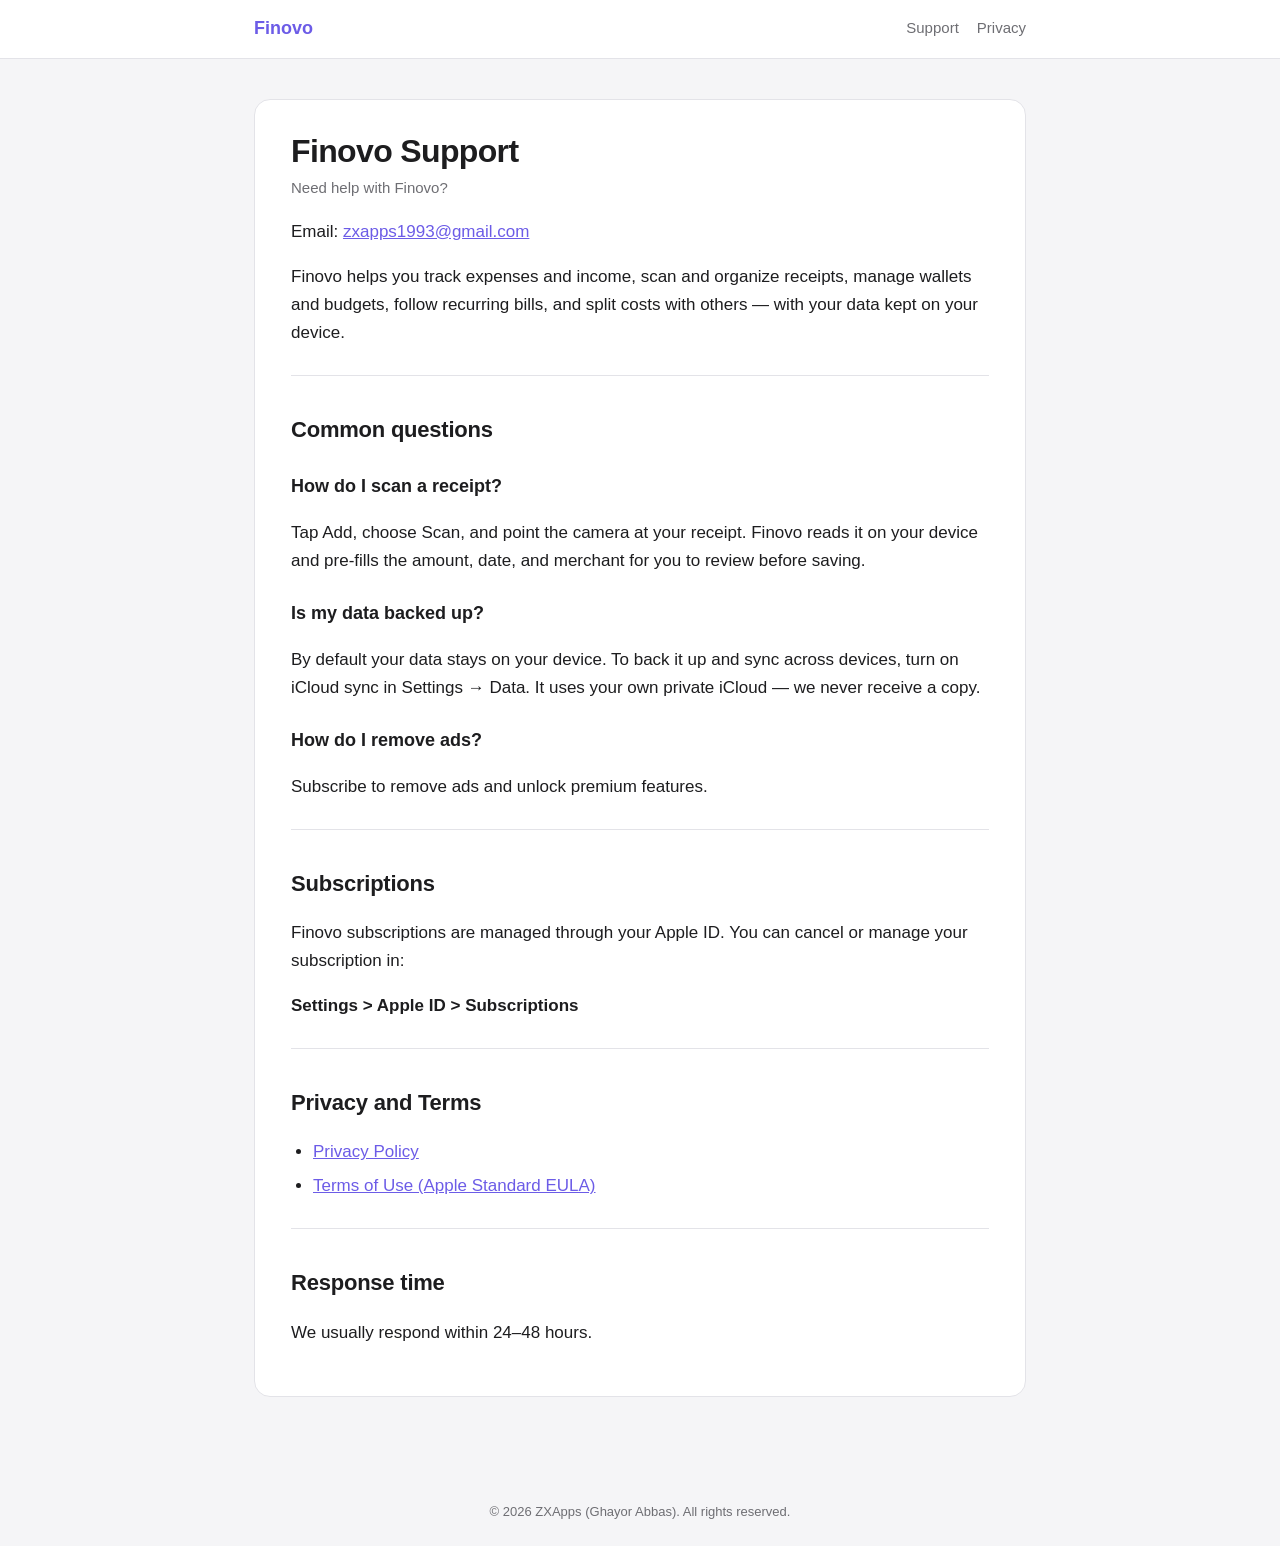
<file: docs/index.html>
<!DOCTYPE html>
<html lang="en">
<head>
    <meta charset="utf-8">
    <meta name="viewport" content="width=device-width, initial-scale=1">
    <title>Finovo — Support</title>
    <meta name="description" content="Support and help for the Finovo personal-finance app.">
    <link rel="stylesheet" href="style.css">
</head>
<body>
    <nav class="site-nav">
        <div class="inner">
            <a class="brand" href="index.html">Finovo</a>
            <a class="navlink" href="index.html">Support</a>
            <a class="navlink" href="privacy.html">Privacy</a>
        </div>
    </nav>

    <main>
        <div class="card">
            <h1>Finovo Support</h1>
            <p class="subtitle">Need help with Finovo?</p>

            <p>Email: <a href="mailto:zxapps1993@gmail.com">zxapps1993@gmail.com</a></p>

            <p>Finovo helps you track expenses and income, scan and organize receipts, manage wallets and budgets, follow recurring bills, and split costs with others — with your data kept on your device.</p>

            <hr>

            <h2>Common questions</h2>

            <h3>How do I scan a receipt?</h3>
            <p>Tap Add, choose Scan, and point the camera at your receipt. Finovo reads it on your device and pre-fills the amount, date, and merchant for you to review before saving.</p>

            <h3>Is my data backed up?</h3>
            <p>By default your data stays on your device. To back it up and sync across devices, turn on iCloud sync in Settings &rarr; Data. It uses your own private iCloud — we never receive a copy.</p>

            <h3>How do I remove ads?</h3>
            <p>Subscribe to remove ads and unlock premium features.</p>

            <hr>

            <h2>Subscriptions</h2>
            <p>Finovo subscriptions are managed through your Apple ID. You can cancel or manage your subscription in:</p>
            <p><strong>Settings &gt; Apple ID &gt; Subscriptions</strong></p>

            <hr>

            <h2>Privacy and Terms</h2>
            <ul>
                <li><a href="privacy.html">Privacy Policy</a></li>
                <li><a href="https://www.apple.com/legal/internet-services/itunes/dev/stdeula/">Terms of Use (Apple Standard EULA)</a></li>
            </ul>

            <hr>

            <h2>Response time</h2>
            <p>We usually respond within 24–48 hours.</p>
        </div>
    </main>

    <footer>
        © 2026 ZXApps (Ghayor Abbas). All rights reserved.
    </footer>
</body>
</html>
</file>
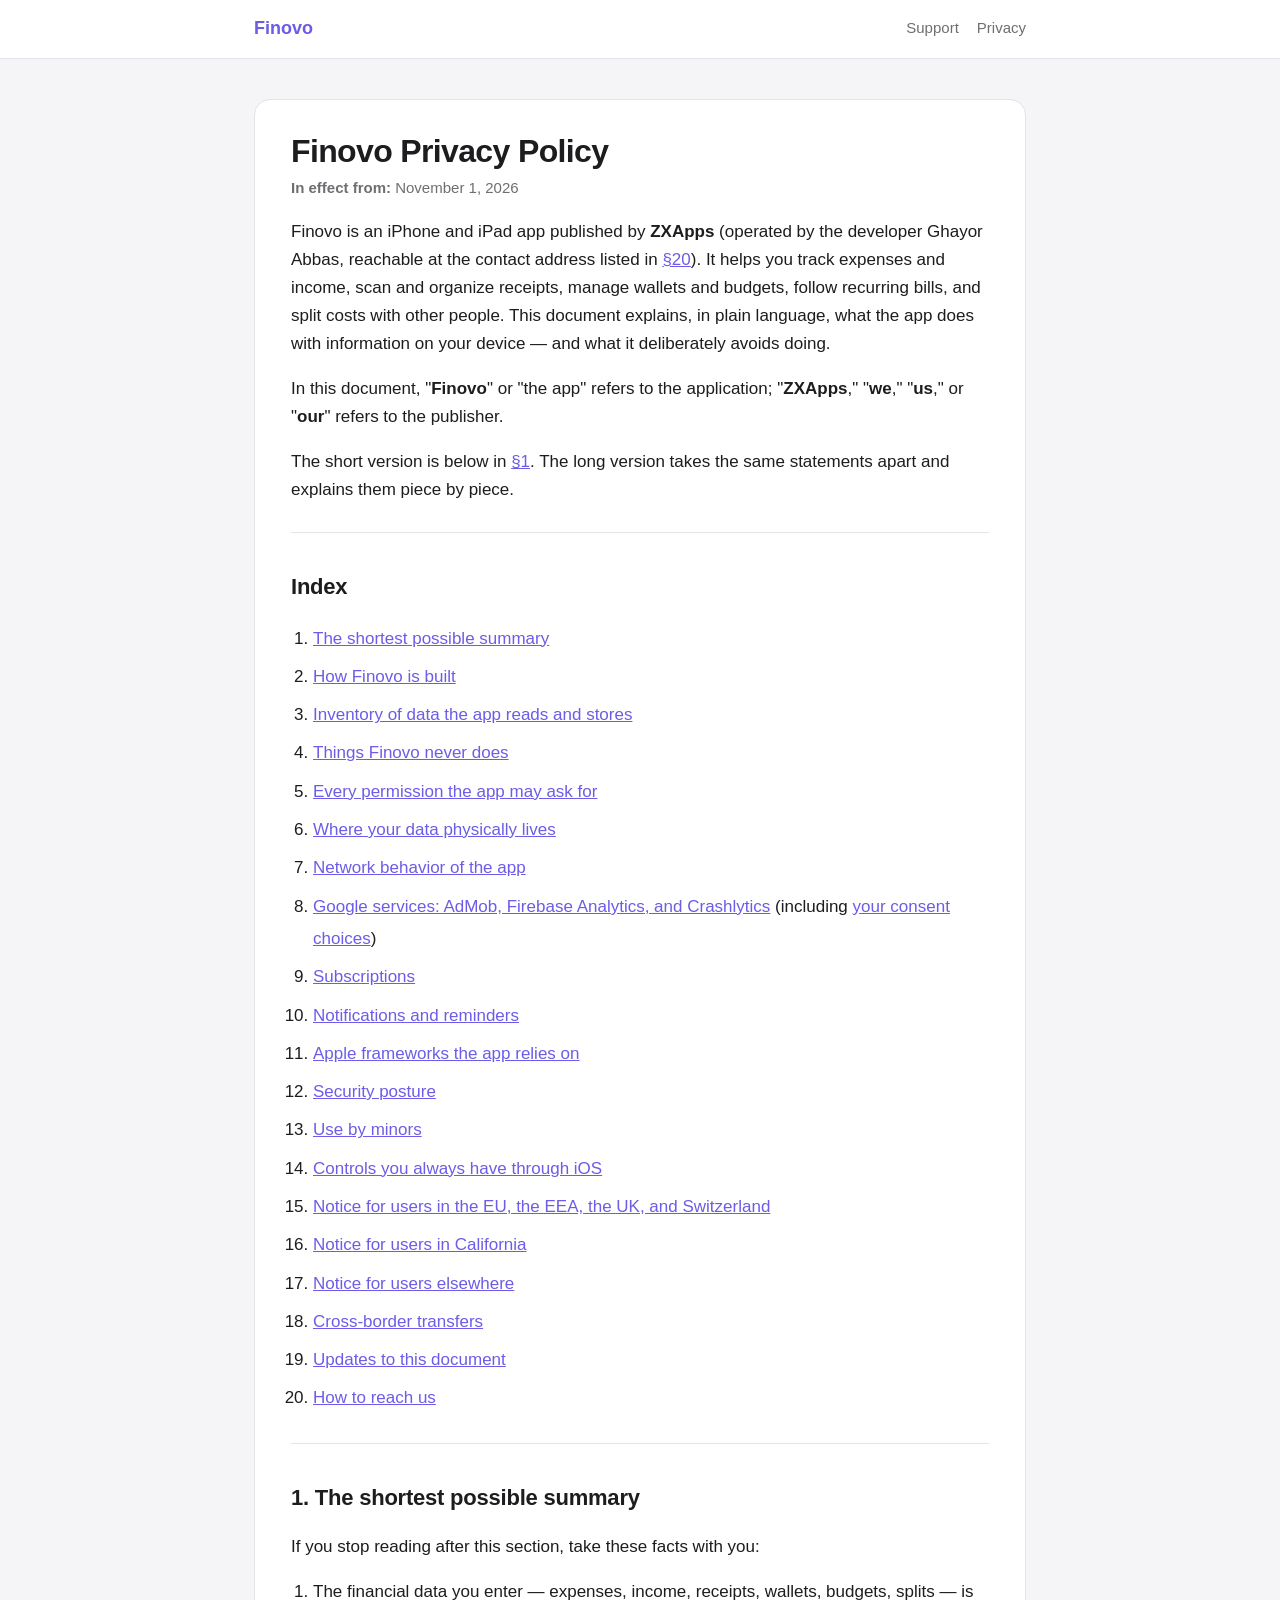
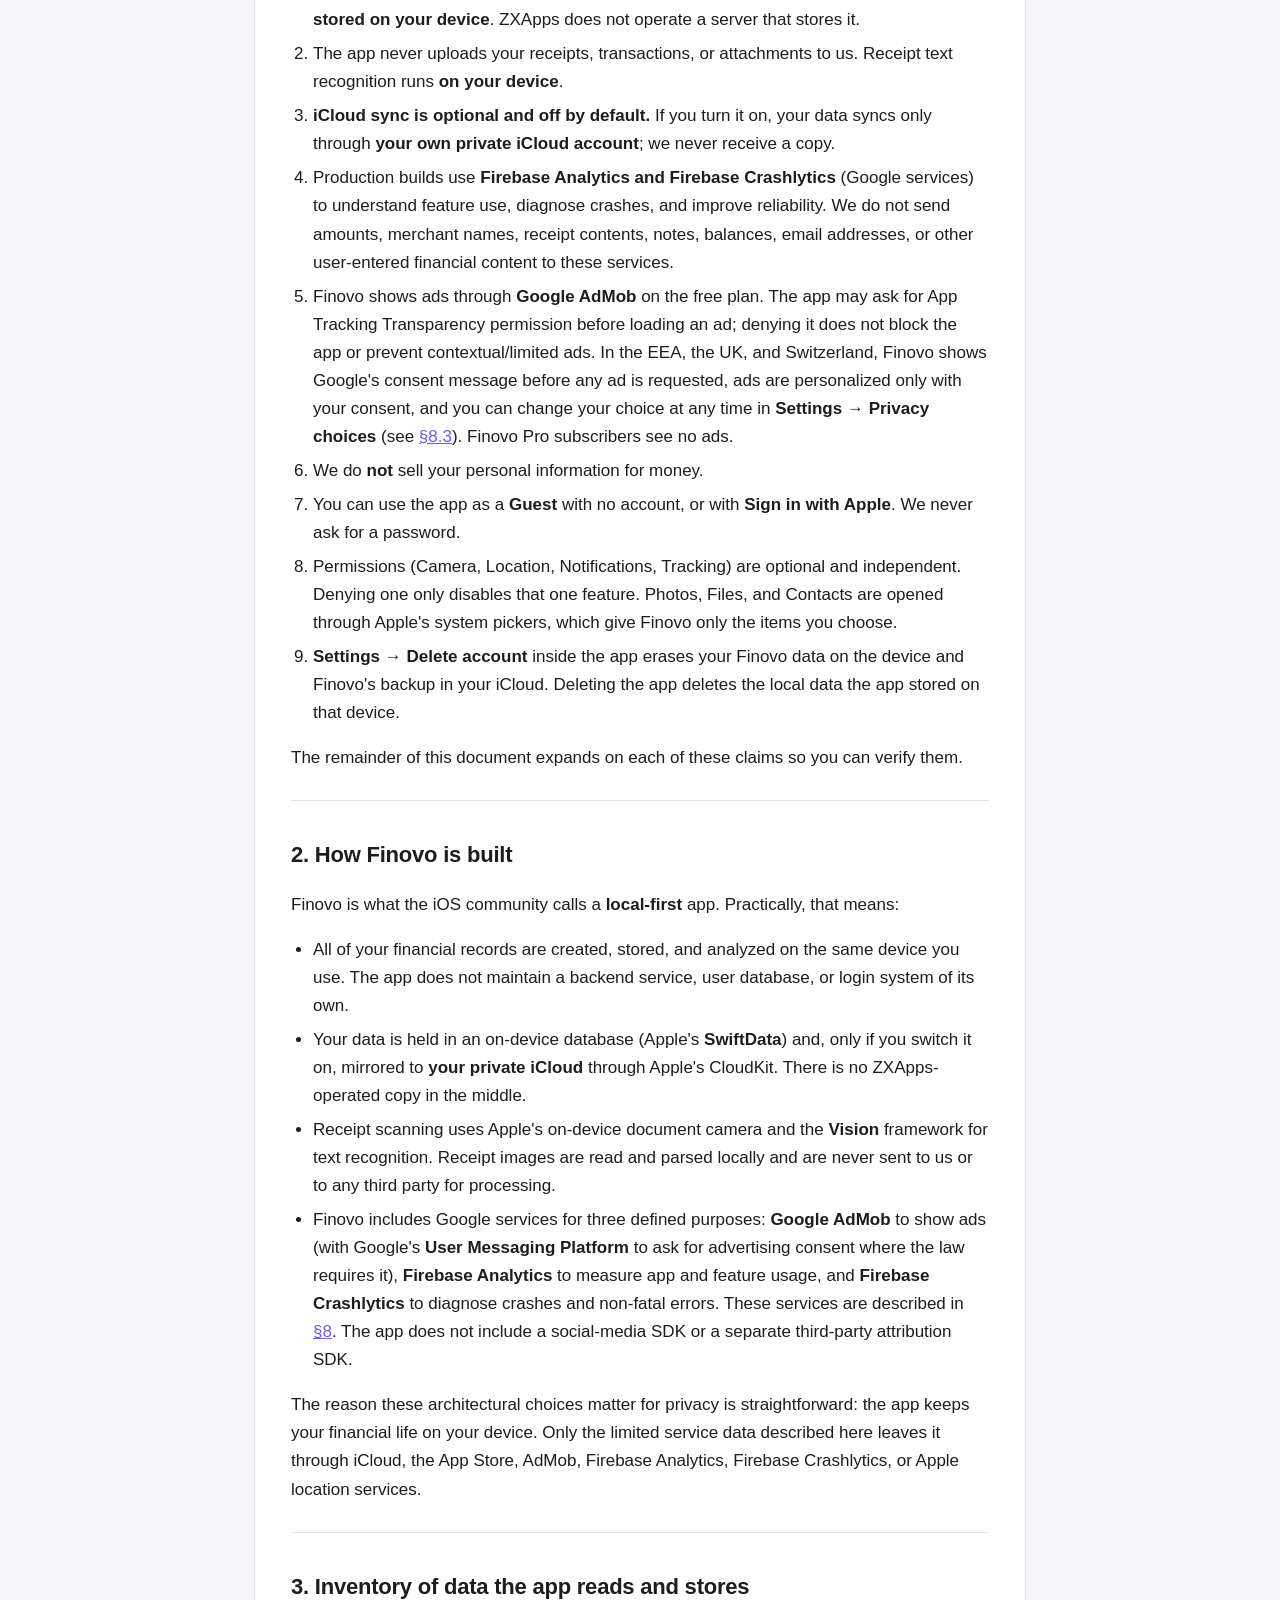
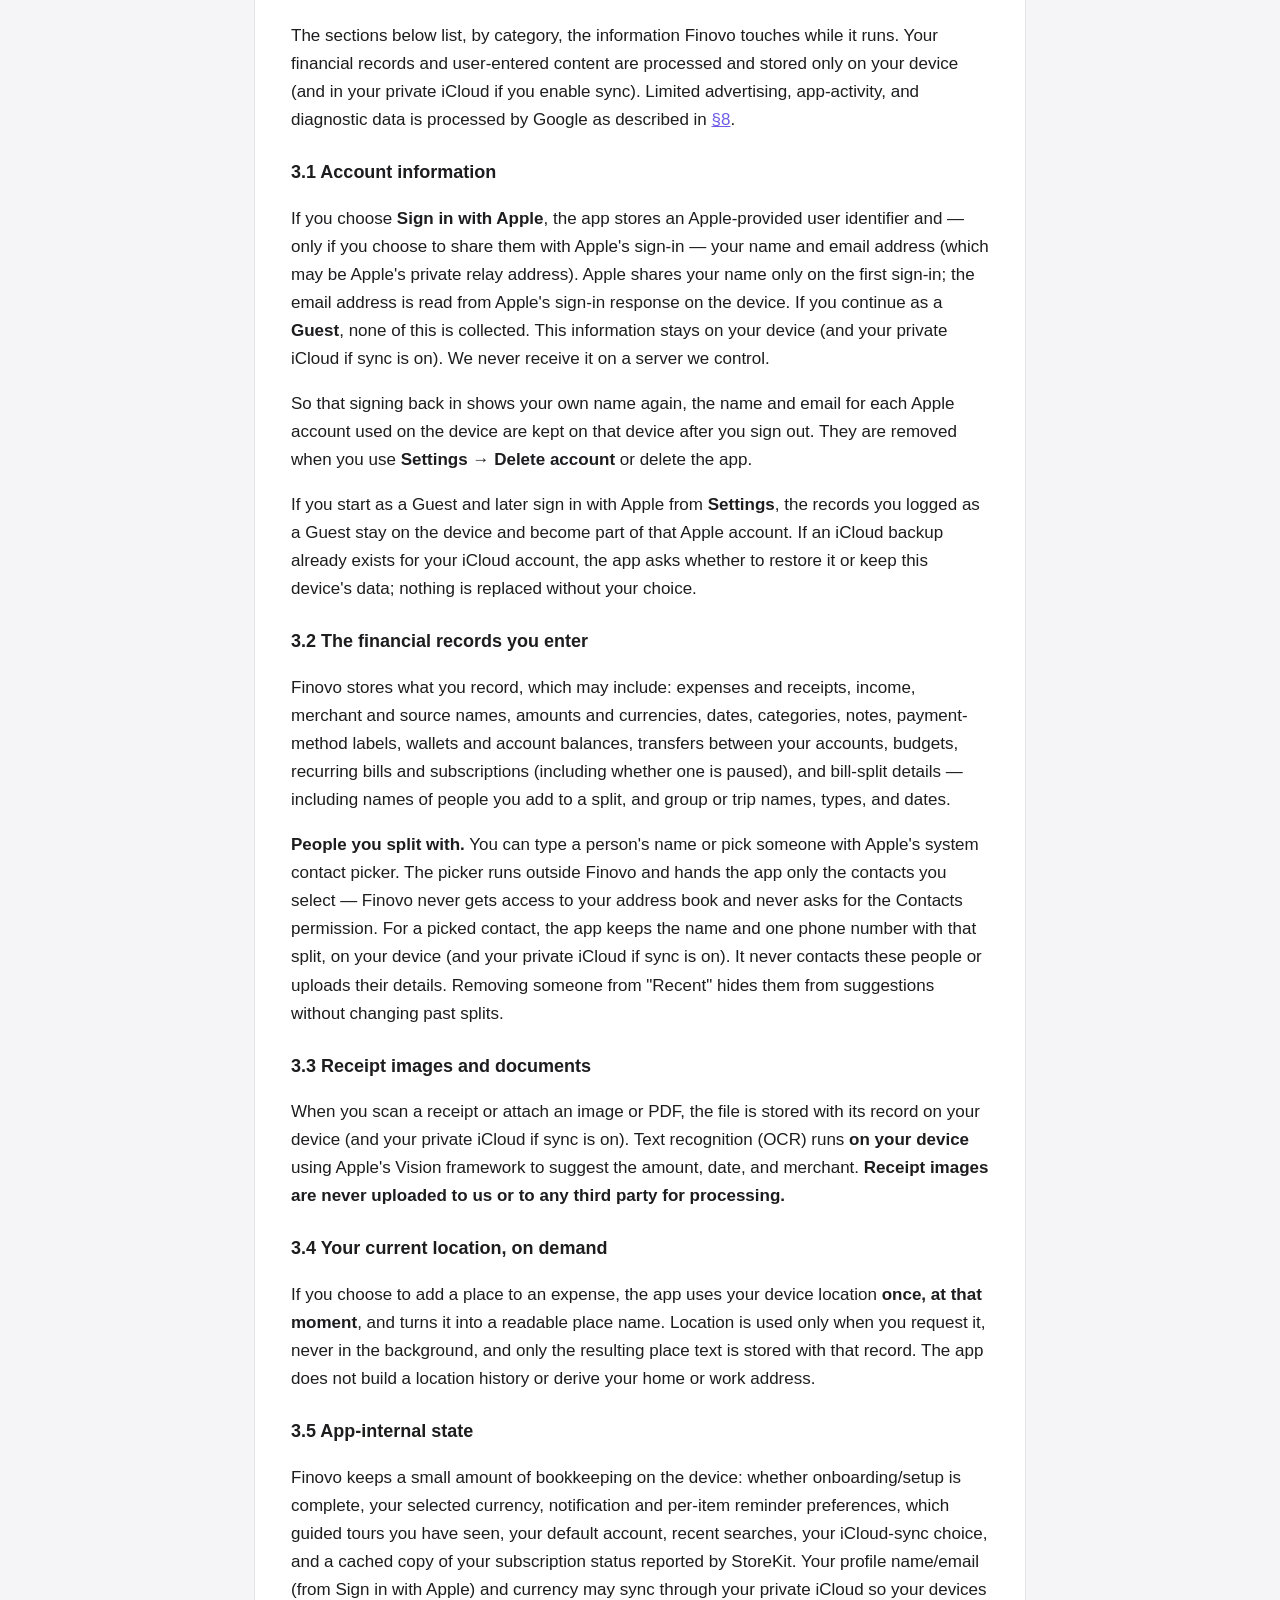
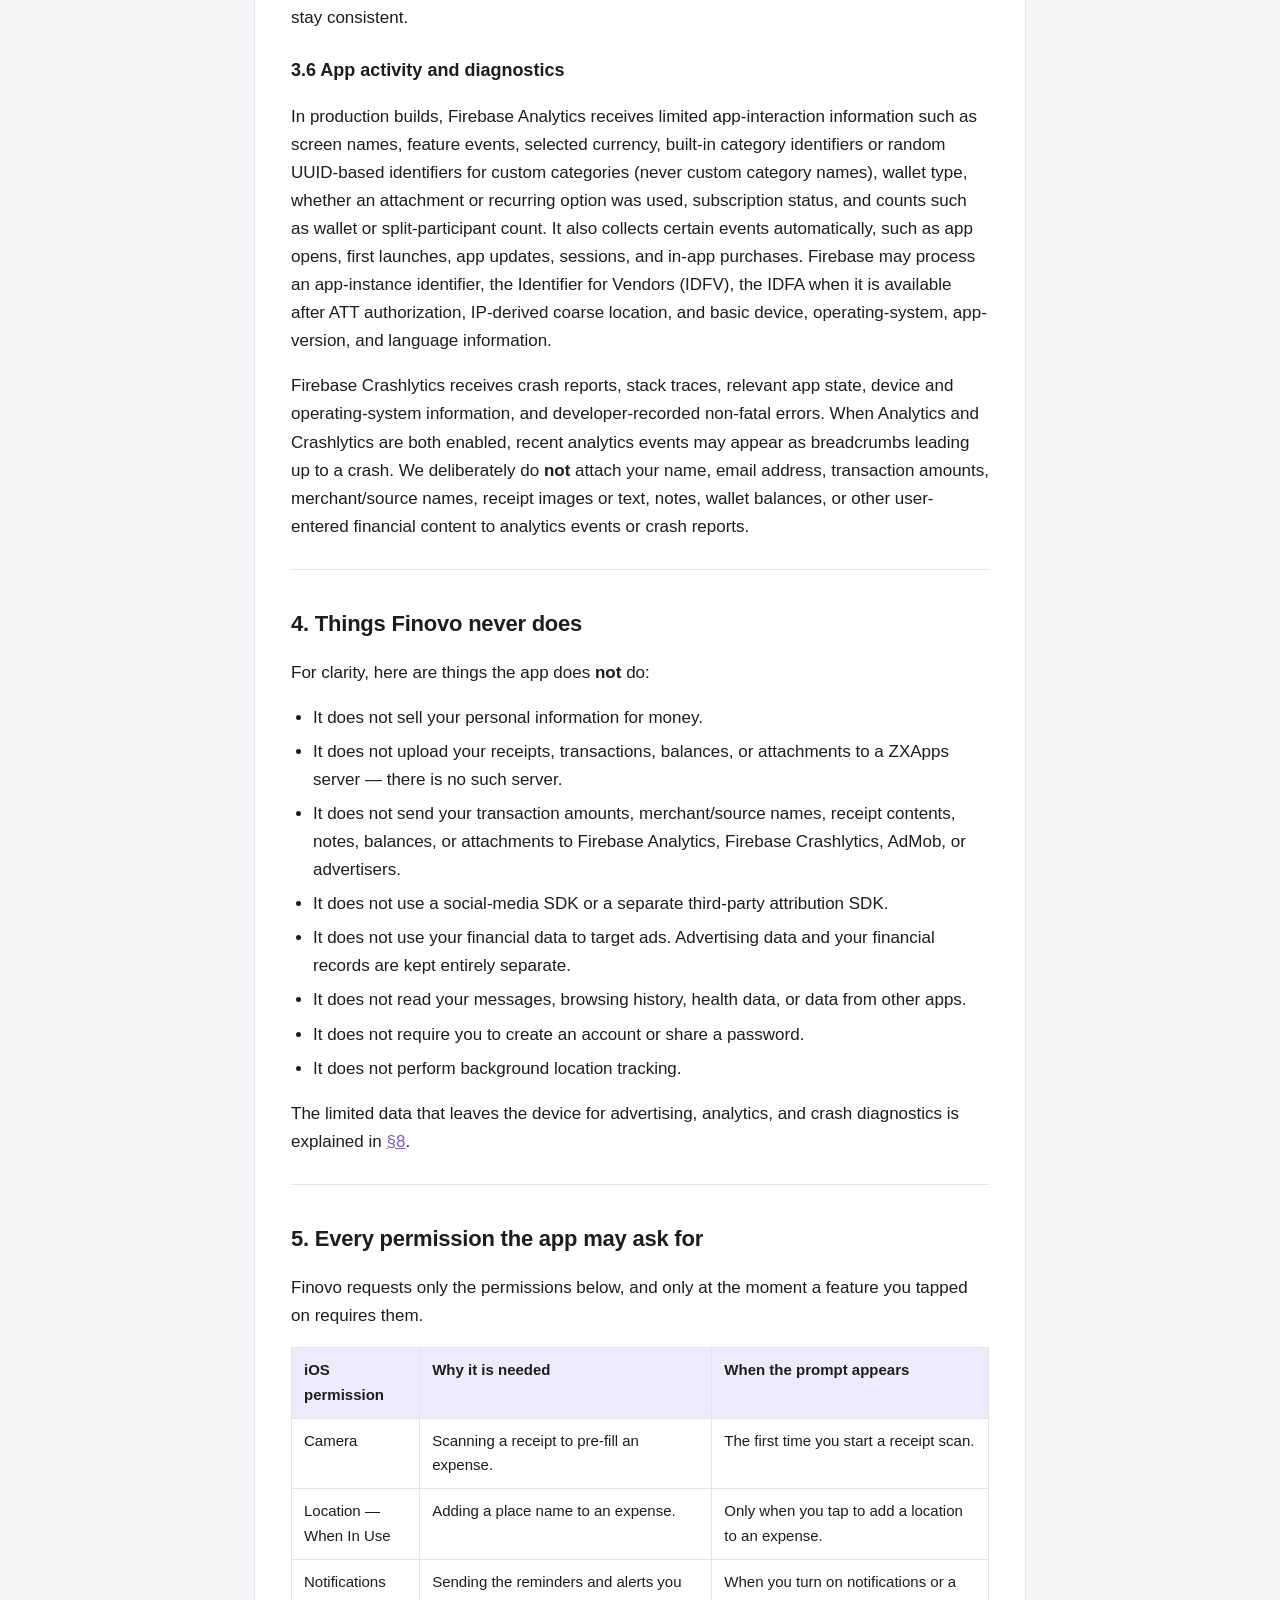
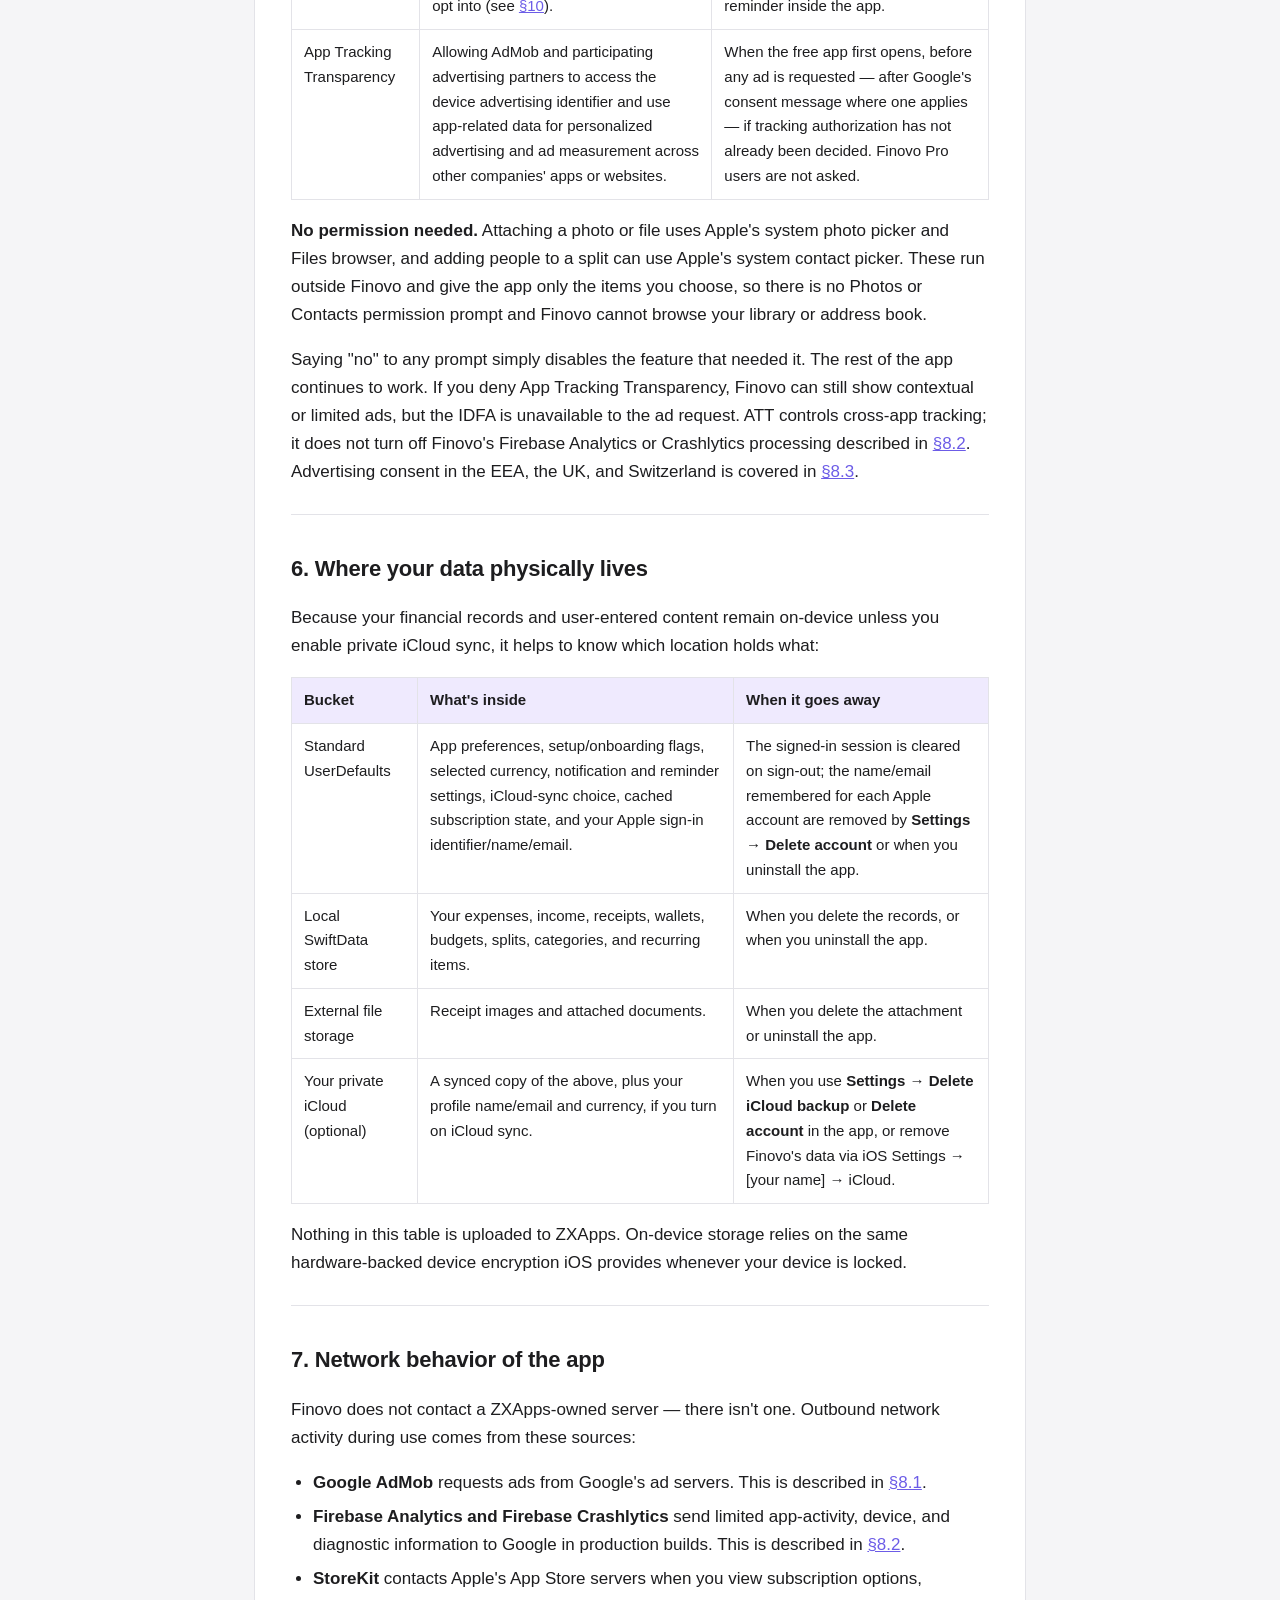
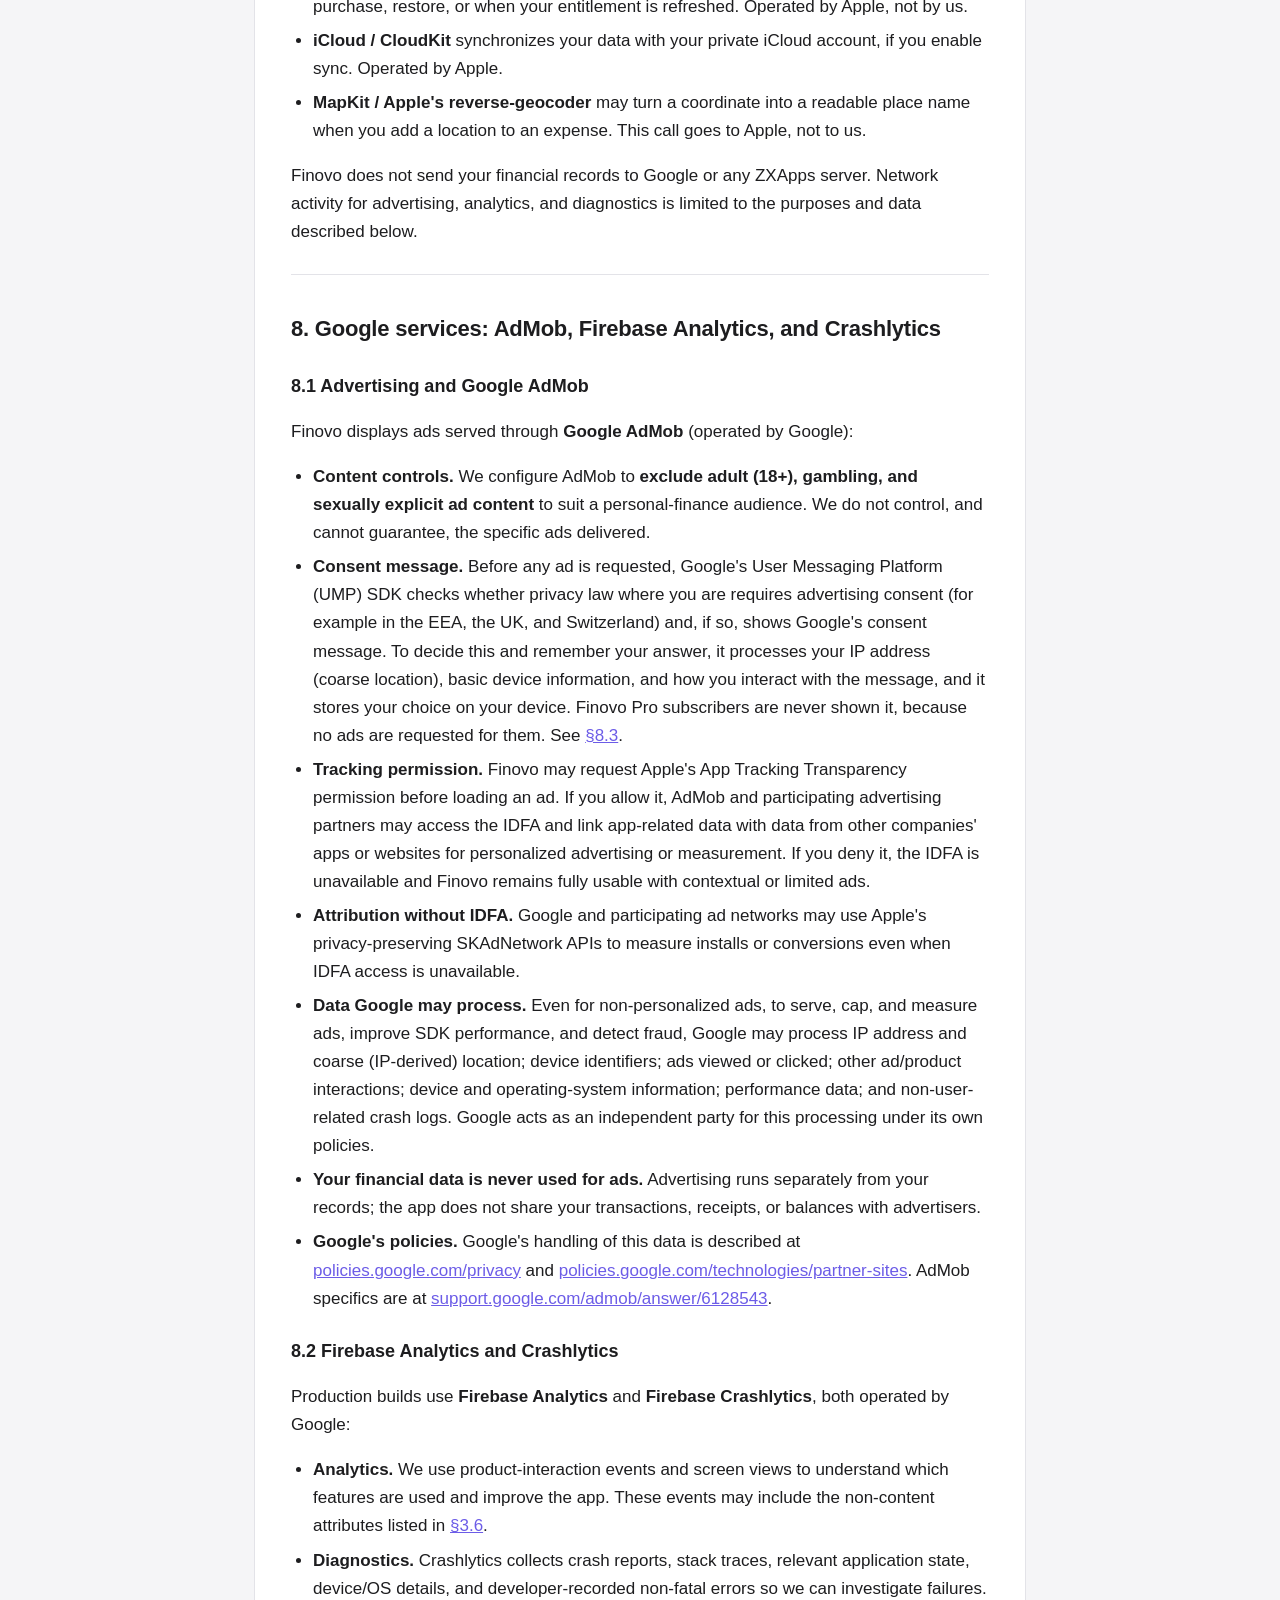
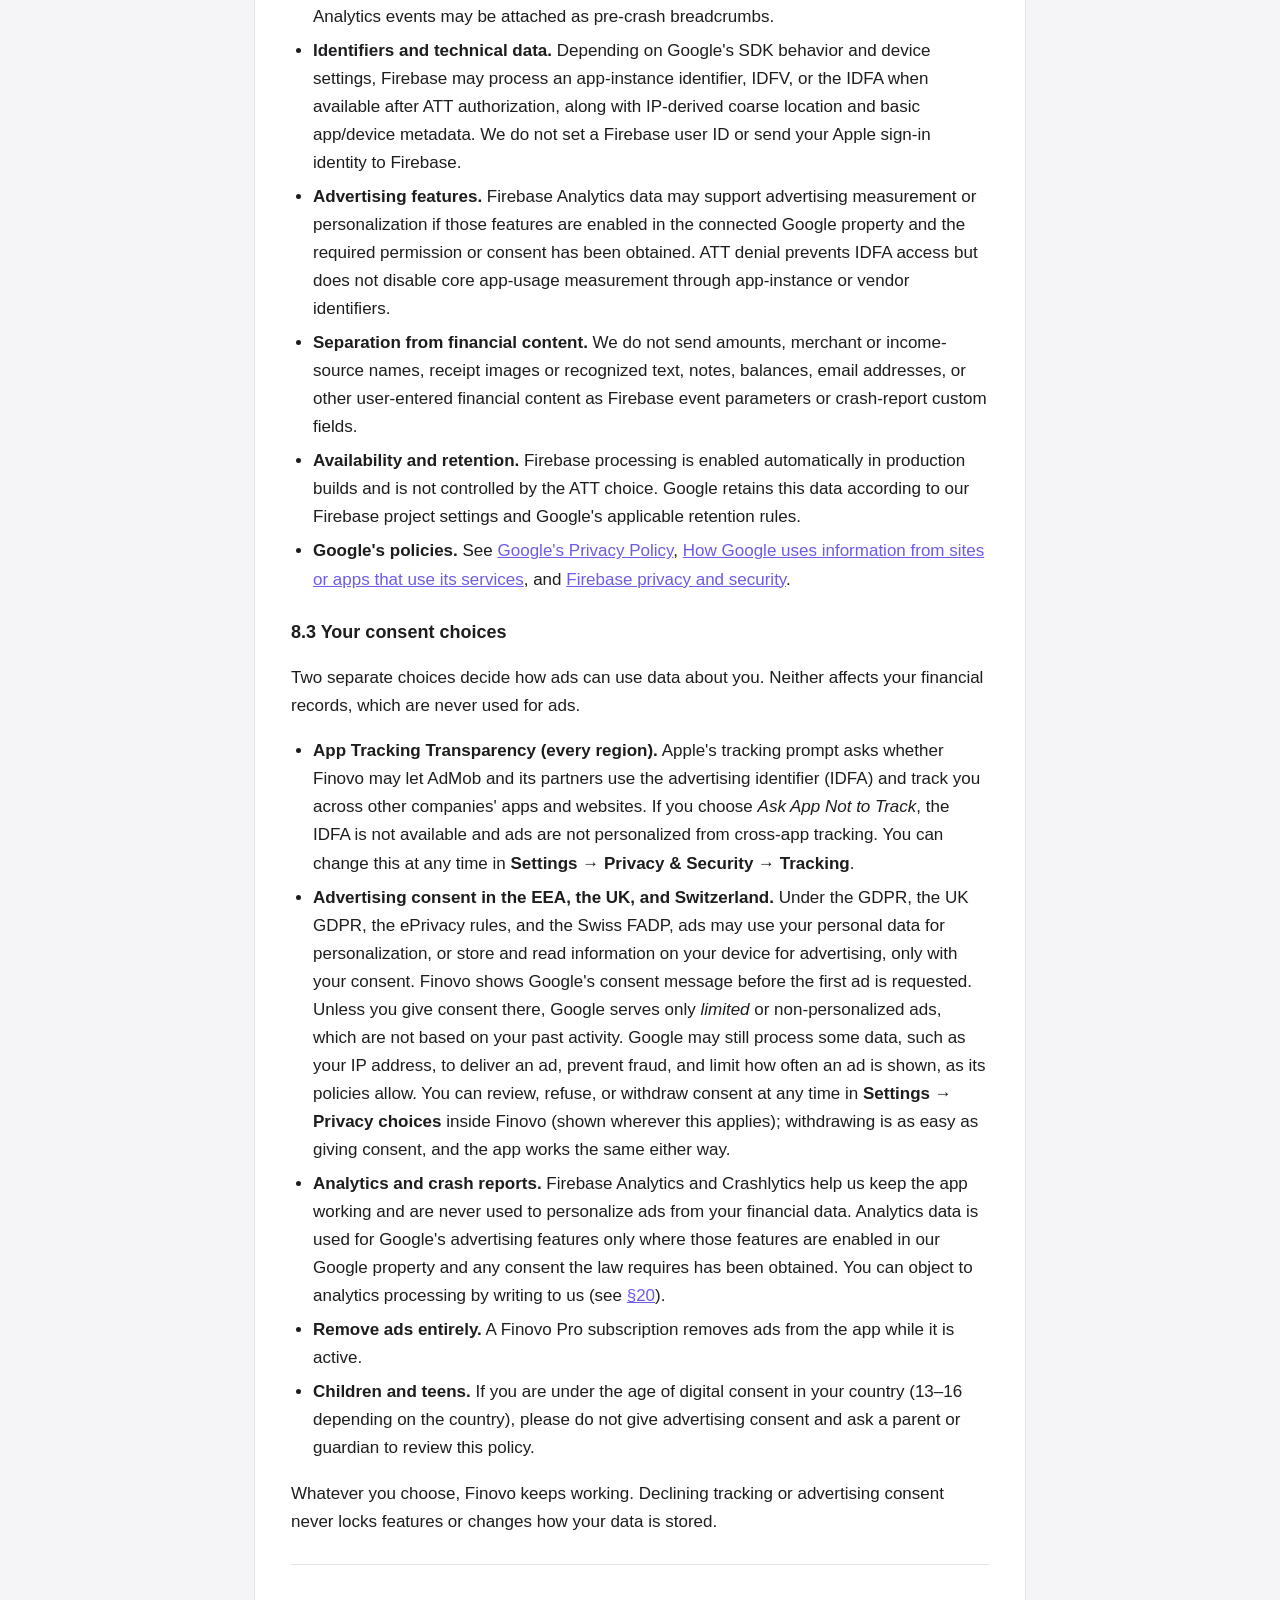
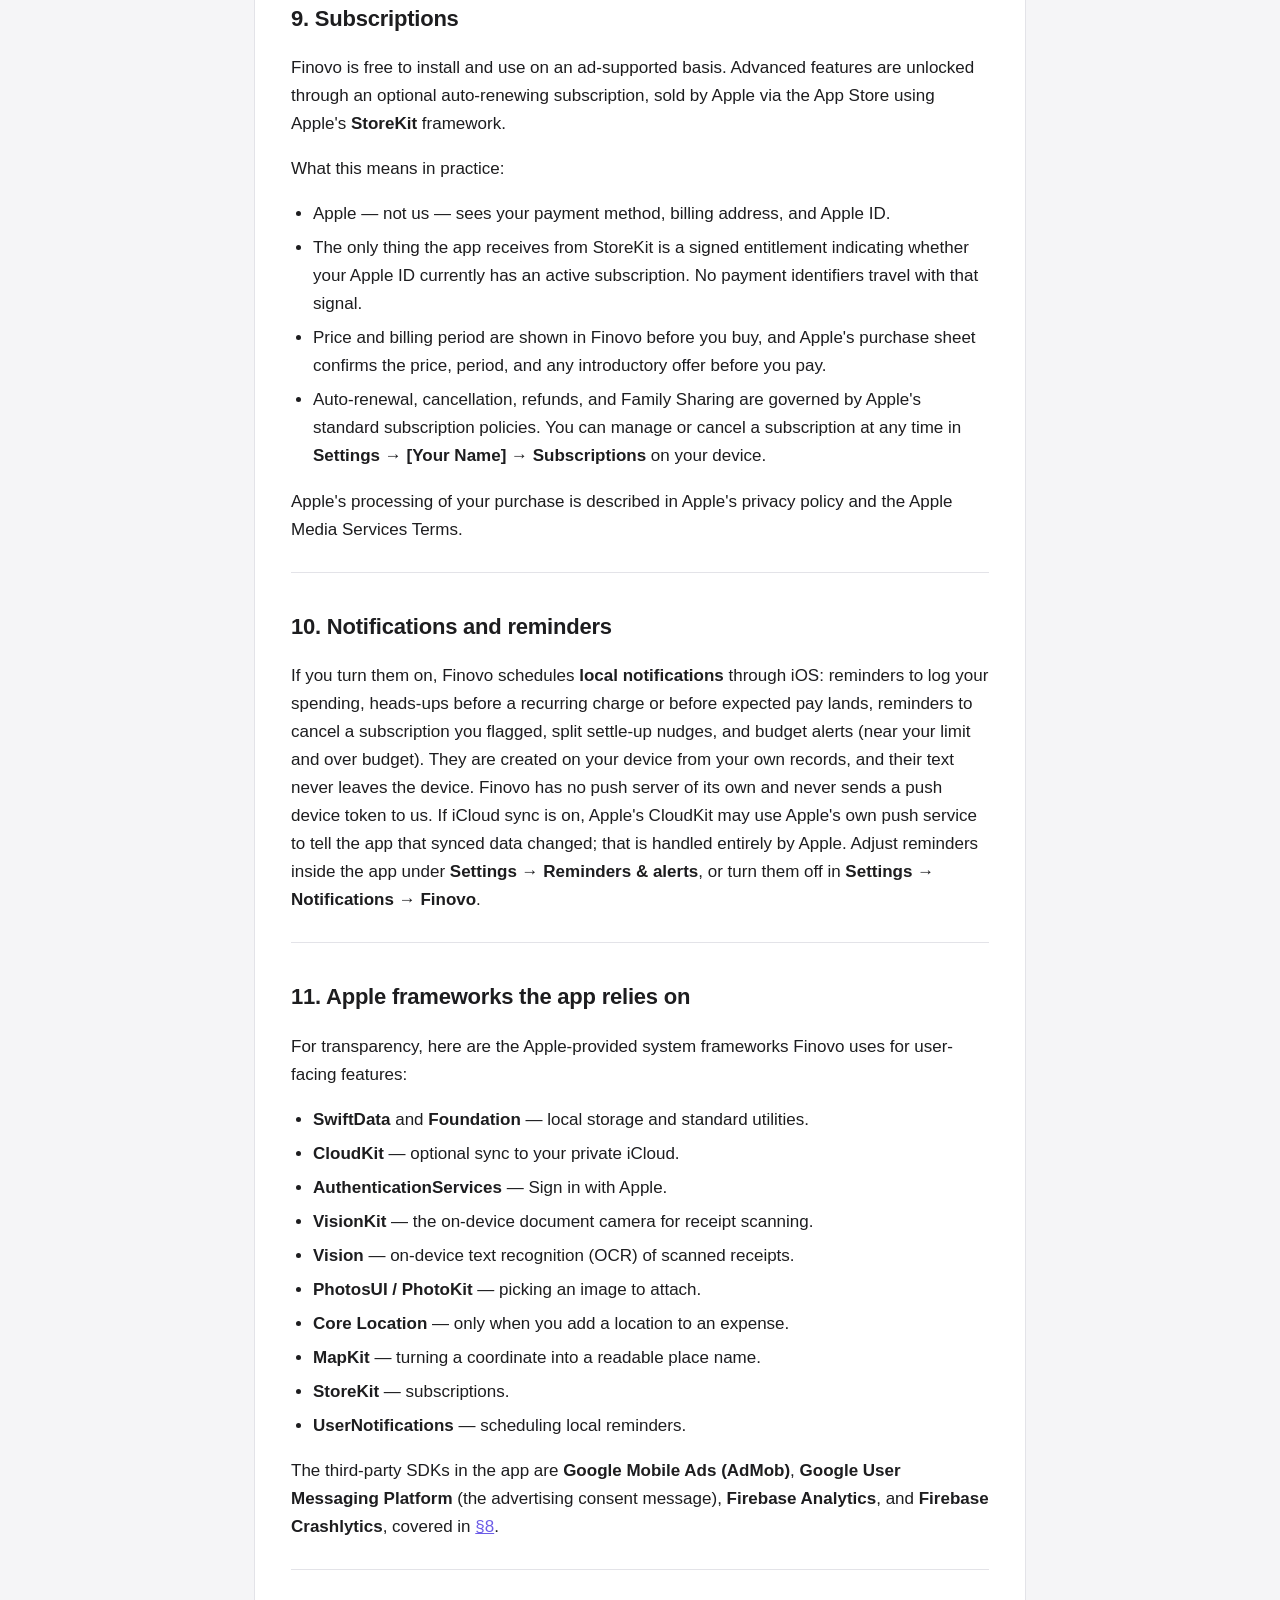
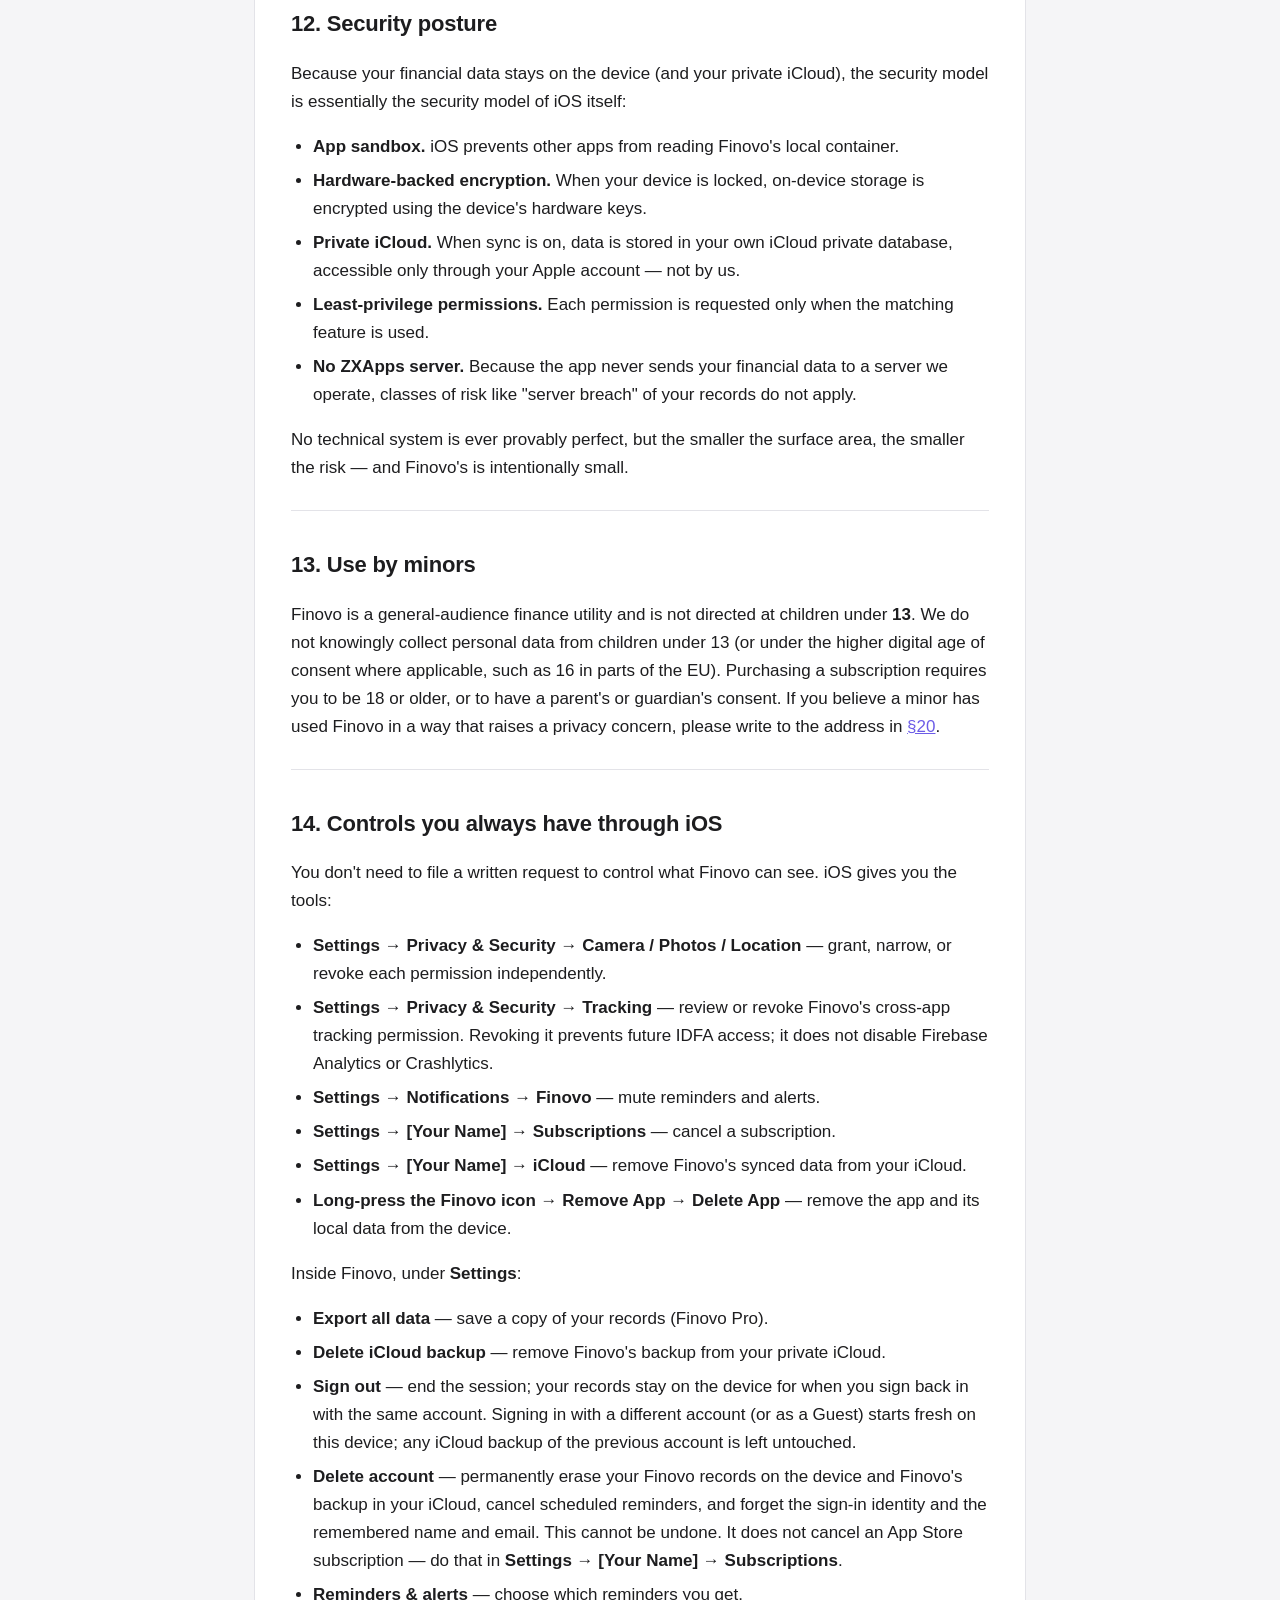
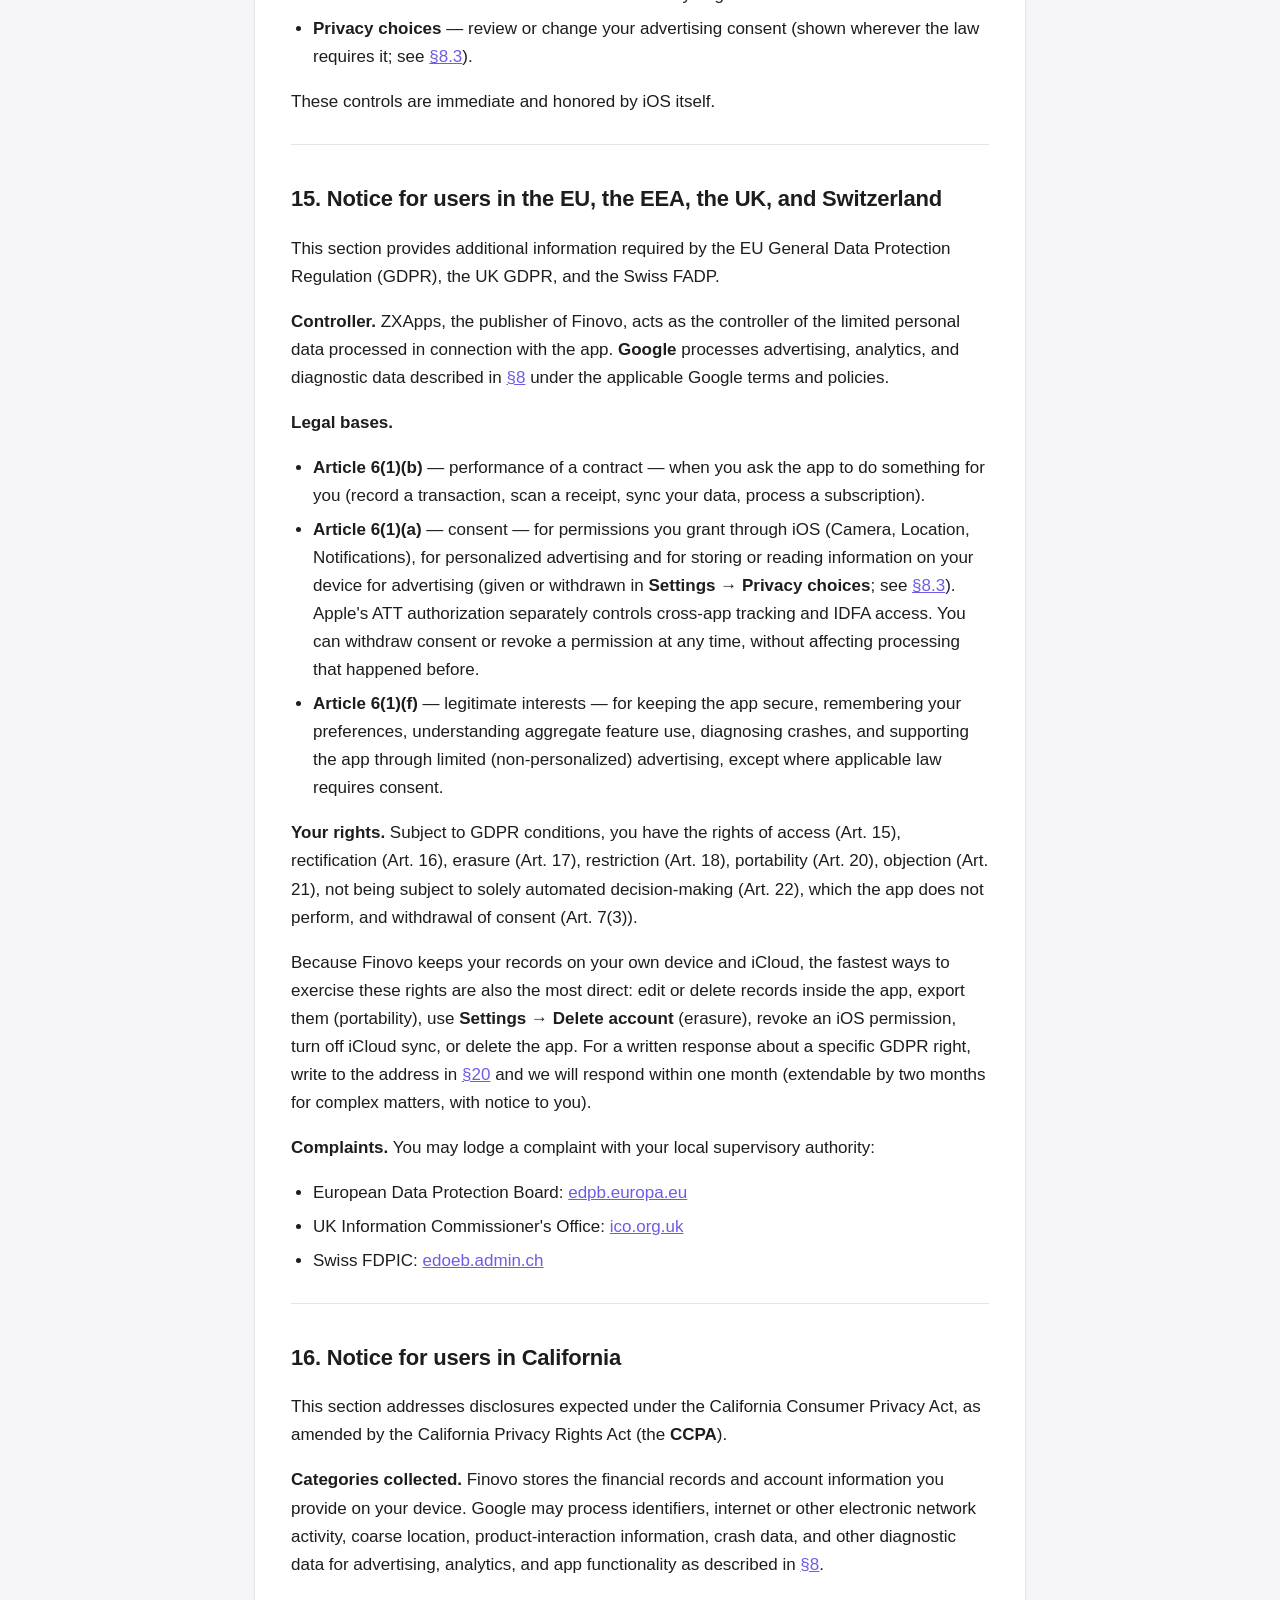
<file: docs/privacy.html>
<!DOCTYPE html>
<html lang="en">
<head>
    <meta charset="utf-8">
    <meta name="viewport" content="width=device-width, initial-scale=1">
    <title>Finovo — Privacy Policy</title>
    <meta name="description" content="Finovo Privacy Policy — what the app does with information on your device, and what it avoids doing.">
    <link rel="stylesheet" href="style.css">
</head>
<body>
    <nav class="site-nav">
        <div class="inner">
            <a class="brand" href="index.html">Finovo</a>
            <a class="navlink" href="index.html">Support</a>
            <a class="navlink" href="privacy.html">Privacy</a>
        </div>
    </nav>

    <main>
        <div class="card">
            <h1>Finovo Privacy Policy</h1>
            <p class="subtitle"><strong>In effect from:</strong> November 1, 2026</p>

            <p>Finovo is an iPhone and iPad app published by <strong>ZXApps</strong> (operated by the developer Ghayor Abbas, reachable at the contact address listed in <a href="#20-how-to-reach-us">§20</a>). It helps you track expenses and income, scan and organize receipts, manage wallets and budgets, follow recurring bills, and split costs with other people. This document explains, in plain language, what the app does with information on your device — and what it deliberately avoids doing.</p>

            <p>In this document, "<strong>Finovo</strong>" or "the app" refers to the application; "<strong>ZXApps</strong>," "<strong>we</strong>," "<strong>us</strong>," or "<strong>our</strong>" refers to the publisher.</p>

            <p>The short version is below in <a href="#1-the-shortest-possible-summary">§1</a>. The long version takes the same statements apart and explains them piece by piece.</p>

            <hr>

            <h2 id="index">Index</h2>
            <nav class="toc">
                <ol>
                    <li><a href="#1-the-shortest-possible-summary">The shortest possible summary</a></li>
                    <li><a href="#2-how-finovo-is-built">How Finovo is built</a></li>
                    <li><a href="#3-inventory-of-data-the-app-reads-and-stores">Inventory of data the app reads and stores</a></li>
                    <li><a href="#4-things-finovo-never-does">Things Finovo never does</a></li>
                    <li><a href="#5-every-permission-the-app-may-ask-for">Every permission the app may ask for</a></li>
                    <li><a href="#6-where-your-data-physically-lives">Where your data physically lives</a></li>
                    <li><a href="#7-network-behavior-of-the-app">Network behavior of the app</a></li>
                    <li><a href="#8-google-services-admob-firebase-analytics-and-crashlytics">Google services: AdMob, Firebase Analytics, and Crashlytics</a> (including <a href="#83-your-consent-choices">your consent choices</a>)</li>
                    <li><a href="#9-subscriptions">Subscriptions</a></li>
                    <li><a href="#10-notifications-and-reminders">Notifications and reminders</a></li>
                    <li><a href="#11-apple-frameworks-the-app-relies-on">Apple frameworks the app relies on</a></li>
                    <li><a href="#12-security-posture">Security posture</a></li>
                    <li><a href="#13-use-by-minors">Use by minors</a></li>
                    <li><a href="#14-controls-you-always-have-through-ios">Controls you always have through iOS</a></li>
                    <li><a href="#15-notice-for-users-in-the-eu-the-eea-the-uk-and-switzerland">Notice for users in the EU, the EEA, the UK, and Switzerland</a></li>
                    <li><a href="#16-notice-for-users-in-california">Notice for users in California</a></li>
                    <li><a href="#17-notice-for-users-elsewhere">Notice for users elsewhere</a></li>
                    <li><a href="#18-cross-border-transfers">Cross-border transfers</a></li>
                    <li><a href="#19-updates-to-this-document">Updates to this document</a></li>
                    <li><a href="#20-how-to-reach-us">How to reach us</a></li>
                </ol>
            </nav>

            <hr>

            <h2 id="1-the-shortest-possible-summary">1. The shortest possible summary</h2>
            <p>If you stop reading after this section, take these facts with you:</p>
            <ol>
                <li>The financial data you enter — expenses, income, receipts, wallets, budgets, splits — is <strong>stored on your device</strong>. ZXApps does not operate a server that stores it.</li>
                <li>The app never uploads your receipts, transactions, or attachments to us. Receipt text recognition runs <strong>on your device</strong>.</li>
                <li><strong>iCloud sync is optional and off by default.</strong> If you turn it on, your data syncs only through <strong>your own private iCloud account</strong>; we never receive a copy.</li>
                <li>Production builds use <strong>Firebase Analytics and Firebase Crashlytics</strong> (Google services) to understand feature use, diagnose crashes, and improve reliability. We do not send amounts, merchant names, receipt contents, notes, balances, email addresses, or other user-entered financial content to these services.</li>
                <li>Finovo shows ads through <strong>Google AdMob</strong> on the free plan. The app may ask for App Tracking Transparency permission before loading an ad; denying it does not block the app or prevent contextual/limited ads. In the EEA, the UK, and Switzerland, Finovo shows Google's consent message before any ad is requested, ads are personalized only with your consent, and you can change your choice at any time in <strong>Settings &rarr; Privacy choices</strong> (see <a href="#83-your-consent-choices">§8.3</a>). Finovo Pro subscribers see no ads.</li>
                <li>We do <strong>not</strong> sell your personal information for money.</li>
                <li>You can use the app as a <strong>Guest</strong> with no account, or with <strong>Sign in with Apple</strong>. We never ask for a password.</li>
                <li>Permissions (Camera, Location, Notifications, Tracking) are optional and independent. Denying one only disables that one feature. Photos, Files, and Contacts are opened through Apple's system pickers, which give Finovo only the items you choose.</li>
                <li><strong>Settings &rarr; Delete account</strong> inside the app erases your Finovo data on the device and Finovo's backup in your iCloud. Deleting the app deletes the local data the app stored on that device.</li>
            </ol>
            <p>The remainder of this document expands on each of these claims so you can verify them.</p>

            <hr>

            <h2 id="2-how-finovo-is-built">2. How Finovo is built</h2>
            <p>Finovo is what the iOS community calls a <strong>local-first</strong> app. Practically, that means:</p>
            <ul>
                <li>All of your financial records are created, stored, and analyzed on the same device you use. The app does not maintain a backend service, user database, or login system of its own.</li>
                <li>Your data is held in an on-device database (Apple's <strong>SwiftData</strong>) and, only if you switch it on, mirrored to <strong>your private iCloud</strong> through Apple's CloudKit. There is no ZXApps-operated copy in the middle.</li>
                <li>Receipt scanning uses Apple's on-device document camera and the <strong>Vision</strong> framework for text recognition. Receipt images are read and parsed locally and are never sent to us or to any third party for processing.</li>
                <li>Finovo includes Google services for three defined purposes: <strong>Google AdMob</strong> to show ads (with Google's <strong>User Messaging Platform</strong> to ask for advertising consent where the law requires it), <strong>Firebase Analytics</strong> to measure app and feature usage, and <strong>Firebase Crashlytics</strong> to diagnose crashes and non-fatal errors. These services are described in <a href="#8-google-services-admob-firebase-analytics-and-crashlytics">§8</a>. The app does not include a social-media SDK or a separate third-party attribution SDK.</li>
            </ul>
            <p>The reason these architectural choices matter for privacy is straightforward: the app keeps your financial life on your device. Only the limited service data described here leaves it through iCloud, the App Store, AdMob, Firebase Analytics, Firebase Crashlytics, or Apple location services.</p>

            <hr>

            <h2 id="3-inventory-of-data-the-app-reads-and-stores">3. Inventory of data the app reads and stores</h2>
            <p>The sections below list, by category, the information Finovo touches while it runs. Your financial records and user-entered content are processed and stored only on your device (and in your private iCloud if you enable sync). Limited advertising, app-activity, and diagnostic data is processed by Google as described in <a href="#8-google-services-admob-firebase-analytics-and-crashlytics">§8</a>.</p>

            <h3>3.1 Account information</h3>
            <p>If you choose <strong>Sign in with Apple</strong>, the app stores an Apple-provided user identifier and — only if you choose to share them with Apple's sign-in — your name and email address (which may be Apple's private relay address). Apple shares your name only on the first sign-in; the email address is read from Apple's sign-in response on the device. If you continue as a <strong>Guest</strong>, none of this is collected. This information stays on your device (and your private iCloud if sync is on). We never receive it on a server we control.</p>
            <p>So that signing back in shows your own name again, the name and email for each Apple account used on the device are kept on that device after you sign out. They are removed when you use <strong>Settings &rarr; Delete account</strong> or delete the app.</p>
            <p>If you start as a Guest and later sign in with Apple from <strong>Settings</strong>, the records you logged as a Guest stay on the device and become part of that Apple account. If an iCloud backup already exists for your iCloud account, the app asks whether to restore it or keep this device's data; nothing is replaced without your choice.</p>

            <h3>3.2 The financial records you enter</h3>
            <p>Finovo stores what you record, which may include: expenses and receipts, income, merchant and source names, amounts and currencies, dates, categories, notes, payment-method labels, wallets and account balances, transfers between your accounts, budgets, recurring bills and subscriptions (including whether one is paused), and bill-split details — including names of people you add to a split, and group or trip names, types, and dates.</p>
            <p><strong>People you split with.</strong> You can type a person's name or pick someone with Apple's system contact picker. The picker runs outside Finovo and hands the app only the contacts you select — Finovo never gets access to your address book and never asks for the Contacts permission. For a picked contact, the app keeps the name and one phone number with that split, on your device (and your private iCloud if sync is on). It never contacts these people or uploads their details. Removing someone from "Recent" hides them from suggestions without changing past splits.</p>

            <h3>3.3 Receipt images and documents</h3>
            <p>When you scan a receipt or attach an image or PDF, the file is stored with its record on your device (and your private iCloud if sync is on). Text recognition (OCR) runs <strong>on your device</strong> using Apple's Vision framework to suggest the amount, date, and merchant. <strong>Receipt images are never uploaded to us or to any third party for processing.</strong></p>

            <h3>3.4 Your current location, on demand</h3>
            <p>If you choose to add a place to an expense, the app uses your device location <strong>once, at that moment</strong>, and turns it into a readable place name. Location is used only when you request it, never in the background, and only the resulting place text is stored with that record. The app does not build a location history or derive your home or work address.</p>

            <h3>3.5 App-internal state</h3>
            <p>Finovo keeps a small amount of bookkeeping on the device: whether onboarding/setup is complete, your selected currency, notification and per-item reminder preferences, which guided tours you have seen, your default account, recent searches, your iCloud-sync choice, and a cached copy of your subscription status reported by StoreKit. Your profile name/email (from Sign in with Apple) and currency may sync through your private iCloud so your devices stay consistent.</p>

            <h3 id="36-app-activity-and-diagnostics">3.6 App activity and diagnostics</h3>
            <p>In production builds, Firebase Analytics receives limited app-interaction information such as screen names, feature events, selected currency, built-in category identifiers or random UUID-based identifiers for custom categories (never custom category names), wallet type, whether an attachment or recurring option was used, subscription status, and counts such as wallet or split-participant count. It also collects certain events automatically, such as app opens, first launches, app updates, sessions, and in-app purchases. Firebase may process an app-instance identifier, the Identifier for Vendors (IDFV), the IDFA when it is available after ATT authorization, IP-derived coarse location, and basic device, operating-system, app-version, and language information.</p>
            <p>Firebase Crashlytics receives crash reports, stack traces, relevant app state, device and operating-system information, and developer-recorded non-fatal errors. When Analytics and Crashlytics are both enabled, recent analytics events may appear as breadcrumbs leading up to a crash. We deliberately do <strong>not</strong> attach your name, email address, transaction amounts, merchant/source names, receipt images or text, notes, wallet balances, or other user-entered financial content to analytics events or crash reports.</p>

            <hr>

            <h2 id="4-things-finovo-never-does">4. Things Finovo never does</h2>
            <p>For clarity, here are things the app does <strong>not</strong> do:</p>
            <ul>
                <li>It does not sell your personal information for money.</li>
                <li>It does not upload your receipts, transactions, balances, or attachments to a ZXApps server — there is no such server.</li>
                <li>It does not send your transaction amounts, merchant/source names, receipt contents, notes, balances, or attachments to Firebase Analytics, Firebase Crashlytics, AdMob, or advertisers.</li>
                <li>It does not use a social-media SDK or a separate third-party attribution SDK.</li>
                <li>It does not use your financial data to target ads. Advertising data and your financial records are kept entirely separate.</li>
                <li>It does not read your messages, browsing history, health data, or data from other apps.</li>
                <li>It does not require you to create an account or share a password.</li>
                <li>It does not perform background location tracking.</li>
            </ul>
            <p>The limited data that leaves the device for advertising, analytics, and crash diagnostics is explained in <a href="#8-google-services-admob-firebase-analytics-and-crashlytics">§8</a>.</p>

            <hr>

            <h2 id="5-every-permission-the-app-may-ask-for">5. Every permission the app may ask for</h2>
            <p>Finovo requests only the permissions below, and only at the moment a feature you tapped on requires them.</p>
            <table>
                <thead>
                    <tr><th>iOS permission</th><th>Why it is needed</th><th>When the prompt appears</th></tr>
                </thead>
                <tbody>
                    <tr><td>Camera</td><td>Scanning a receipt to pre-fill an expense.</td><td>The first time you start a receipt scan.</td></tr>
                    <tr><td>Location — When In Use</td><td>Adding a place name to an expense.</td><td>Only when you tap to add a location to an expense.</td></tr>
                    <tr><td>Notifications</td><td>Sending the reminders and alerts you opt into (see <a href="#10-notifications-and-reminders">§10</a>).</td><td>When you turn on notifications or a reminder inside the app.</td></tr>
                    <tr><td>App Tracking Transparency</td><td>Allowing AdMob and participating advertising partners to access the device advertising identifier and use app-related data for personalized advertising and ad measurement across other companies' apps or websites.</td><td>When the free app first opens, before any ad is requested — after Google's consent message where one applies — if tracking authorization has not already been decided. Finovo Pro users are not asked.</td></tr>
                </tbody>
            </table>
            <p><strong>No permission needed.</strong> Attaching a photo or file uses Apple's system photo picker and Files browser, and adding people to a split can use Apple's system contact picker. These run outside Finovo and give the app only the items you choose, so there is no Photos or Contacts permission prompt and Finovo cannot browse your library or address book.</p>
            <p>Saying "no" to any prompt simply disables the feature that needed it. The rest of the app continues to work. If you deny App Tracking Transparency, Finovo can still show contextual or limited ads, but the IDFA is unavailable to the ad request. ATT controls cross-app tracking; it does not turn off Finovo's Firebase Analytics or Crashlytics processing described in <a href="#82-firebase-analytics-and-crashlytics">§8.2</a>. Advertising consent in the EEA, the UK, and Switzerland is covered in <a href="#83-your-consent-choices">§8.3</a>.</p>

            <hr>

            <h2 id="6-where-your-data-physically-lives">6. Where your data physically lives</h2>
            <p>Because your financial records and user-entered content remain on-device unless you enable private iCloud sync, it helps to know which location holds what:</p>
            <table>
                <thead>
                    <tr><th>Bucket</th><th>What's inside</th><th>When it goes away</th></tr>
                </thead>
                <tbody>
                    <tr><td>Standard UserDefaults</td><td>App preferences, setup/onboarding flags, selected currency, notification and reminder settings, iCloud-sync choice, cached subscription state, and your Apple sign-in identifier/name/email.</td><td>The signed-in session is cleared on sign-out; the name/email remembered for each Apple account are removed by <strong>Settings &rarr; Delete account</strong> or when you uninstall the app.</td></tr>
                    <tr><td>Local SwiftData store</td><td>Your expenses, income, receipts, wallets, budgets, splits, categories, and recurring items.</td><td>When you delete the records, or when you uninstall the app.</td></tr>
                    <tr><td>External file storage</td><td>Receipt images and attached documents.</td><td>When you delete the attachment or uninstall the app.</td></tr>
                    <tr><td>Your private iCloud (optional)</td><td>A synced copy of the above, plus your profile name/email and currency, if you turn on iCloud sync.</td><td>When you use <strong>Settings &rarr; Delete iCloud backup</strong> or <strong>Delete account</strong> in the app, or remove Finovo's data via iOS Settings &rarr; [your name] &rarr; iCloud.</td></tr>
                </tbody>
            </table>
            <p>Nothing in this table is uploaded to ZXApps. On-device storage relies on the same hardware-backed device encryption iOS provides whenever your device is locked.</p>

            <hr>

            <h2 id="7-network-behavior-of-the-app">7. Network behavior of the app</h2>
            <p>Finovo does not contact a ZXApps-owned server — there isn't one. Outbound network activity during use comes from these sources:</p>
            <ul>
                <li><strong>Google AdMob</strong> requests ads from Google's ad servers. This is described in <a href="#81-advertising-and-google-admob">§8.1</a>.</li>
                <li><strong>Firebase Analytics and Firebase Crashlytics</strong> send limited app-activity, device, and diagnostic information to Google in production builds. This is described in <a href="#82-firebase-analytics-and-crashlytics">§8.2</a>.</li>
                <li><strong>StoreKit</strong> contacts Apple's App Store servers when you view subscription options, purchase, restore, or when your entitlement is refreshed. Operated by Apple, not by us.</li>
                <li><strong>iCloud / CloudKit</strong> synchronizes your data with your private iCloud account, if you enable sync. Operated by Apple.</li>
                <li><strong>MapKit / Apple's reverse-geocoder</strong> may turn a coordinate into a readable place name when you add a location to an expense. This call goes to Apple, not to us.</li>
            </ul>
            <p>Finovo does not send your financial records to Google or any ZXApps server. Network activity for advertising, analytics, and diagnostics is limited to the purposes and data described below.</p>

            <hr>

            <h2 id="8-google-services-admob-firebase-analytics-and-crashlytics">8. Google services: AdMob, Firebase Analytics, and Crashlytics</h2>
            <h3 id="81-advertising-and-google-admob">8.1 Advertising and Google AdMob</h3>
            <p>Finovo displays ads served through <strong>Google AdMob</strong> (operated by Google):</p>
            <ul>
                <li><strong>Content controls.</strong> We configure AdMob to <strong>exclude adult (18+), gambling, and sexually explicit ad content</strong> to suit a personal-finance audience. We do not control, and cannot guarantee, the specific ads delivered.</li>
                <li><strong>Consent message.</strong> Before any ad is requested, Google's User Messaging Platform (UMP) SDK checks whether privacy law where you are requires advertising consent (for example in the EEA, the UK, and Switzerland) and, if so, shows Google's consent message. To decide this and remember your answer, it processes your IP address (coarse location), basic device information, and how you interact with the message, and it stores your choice on your device. Finovo Pro subscribers are never shown it, because no ads are requested for them. See <a href="#83-your-consent-choices">§8.3</a>.</li>
                <li><strong>Tracking permission.</strong> Finovo may request Apple's App Tracking Transparency permission before loading an ad. If you allow it, AdMob and participating advertising partners may access the IDFA and link app-related data with data from other companies' apps or websites for personalized advertising or measurement. If you deny it, the IDFA is unavailable and Finovo remains fully usable with contextual or limited ads.</li>
                <li><strong>Attribution without IDFA.</strong> Google and participating ad networks may use Apple's privacy-preserving SKAdNetwork APIs to measure installs or conversions even when IDFA access is unavailable.</li>
                <li><strong>Data Google may process.</strong> Even for non-personalized ads, to serve, cap, and measure ads, improve SDK performance, and detect fraud, Google may process IP address and coarse (IP-derived) location; device identifiers; ads viewed or clicked; other ad/product interactions; device and operating-system information; performance data; and non-user-related crash logs. Google acts as an independent party for this processing under its own policies.</li>
                <li><strong>Your financial data is never used for ads.</strong> Advertising runs separately from your records; the app does not share your transactions, receipts, or balances with advertisers.</li>
                <li><strong>Google's policies.</strong> Google's handling of this data is described at <a href="https://policies.google.com/privacy">policies.google.com/privacy</a> and <a href="https://policies.google.com/technologies/partner-sites">policies.google.com/technologies/partner-sites</a>. AdMob specifics are at <a href="https://support.google.com/admob/answer/6128543">support.google.com/admob/answer/6128543</a>.</li>
            </ul>

            <h3 id="82-firebase-analytics-and-crashlytics">8.2 Firebase Analytics and Crashlytics</h3>
            <p>Production builds use <strong>Firebase Analytics</strong> and <strong>Firebase Crashlytics</strong>, both operated by Google:</p>
            <ul>
                <li><strong>Analytics.</strong> We use product-interaction events and screen views to understand which features are used and improve the app. These events may include the non-content attributes listed in <a href="#36-app-activity-and-diagnostics">§3.6</a>.</li>
                <li><strong>Diagnostics.</strong> Crashlytics collects crash reports, stack traces, relevant application state, device/OS details, and developer-recorded non-fatal errors so we can investigate failures. Analytics events may be attached as pre-crash breadcrumbs.</li>
                <li><strong>Identifiers and technical data.</strong> Depending on Google's SDK behavior and device settings, Firebase may process an app-instance identifier, IDFV, or the IDFA when available after ATT authorization, along with IP-derived coarse location and basic app/device metadata. We do not set a Firebase user ID or send your Apple sign-in identity to Firebase.</li>
                <li><strong>Advertising features.</strong> Firebase Analytics data may support advertising measurement or personalization if those features are enabled in the connected Google property and the required permission or consent has been obtained. ATT denial prevents IDFA access but does not disable core app-usage measurement through app-instance or vendor identifiers.</li>
                <li><strong>Separation from financial content.</strong> We do not send amounts, merchant or income-source names, receipt images or recognized text, notes, balances, email addresses, or other user-entered financial content as Firebase event parameters or crash-report custom fields.</li>
                <li><strong>Availability and retention.</strong> Firebase processing is enabled automatically in production builds and is not controlled by the ATT choice. Google retains this data according to our Firebase project settings and Google's applicable retention rules.</li>
                <li><strong>Google's policies.</strong> See <a href="https://policies.google.com/privacy">Google's Privacy Policy</a>, <a href="https://policies.google.com/technologies/partner-sites">How Google uses information from sites or apps that use its services</a>, and <a href="https://firebase.google.com/support/privacy">Firebase privacy and security</a>.</li>
            </ul>

            <h3 id="83-your-consent-choices">8.3 Your consent choices</h3>
            <p>Two separate choices decide how ads can use data about you. Neither affects your financial records, which are never used for ads.</p>
            <ul>
                <li><strong>App Tracking Transparency (every region).</strong> Apple's tracking prompt asks whether Finovo may let AdMob and its partners use the advertising identifier (IDFA) and track you across other companies' apps and websites. If you choose <em>Ask App Not to Track</em>, the IDFA is not available and ads are not personalized from cross-app tracking. You can change this at any time in <strong>Settings &rarr; Privacy &amp; Security &rarr; Tracking</strong>.</li>
                <li><strong>Advertising consent in the EEA, the UK, and Switzerland.</strong> Under the GDPR, the UK GDPR, the ePrivacy rules, and the Swiss FADP, ads may use your personal data for personalization, or store and read information on your device for advertising, only with your consent. Finovo shows Google's consent message before the first ad is requested. Unless you give consent there, Google serves only <em>limited</em> or non-personalized ads, which are not based on your past activity. Google may still process some data, such as your IP address, to deliver an ad, prevent fraud, and limit how often an ad is shown, as its policies allow. You can review, refuse, or withdraw consent at any time in <strong>Settings &rarr; Privacy choices</strong> inside Finovo (shown wherever this applies); withdrawing is as easy as giving consent, and the app works the same either way.</li>
                <li><strong>Analytics and crash reports.</strong> Firebase Analytics and Crashlytics help us keep the app working and are never used to personalize ads from your financial data. Analytics data is used for Google's advertising features only where those features are enabled in our Google property and any consent the law requires has been obtained. You can object to analytics processing by writing to us (see <a href="#20-how-to-reach-us">§20</a>).</li>
                <li><strong>Remove ads entirely.</strong> A Finovo Pro subscription removes ads from the app while it is active.</li>
                <li><strong>Children and teens.</strong> If you are under the age of digital consent in your country (13–16 depending on the country), please do not give advertising consent and ask a parent or guardian to review this policy.</li>
            </ul>
            <p>Whatever you choose, Finovo keeps working. Declining tracking or advertising consent never locks features or changes how your data is stored.</p>

            <hr>

            <h2 id="9-subscriptions">9. Subscriptions</h2>
            <p>Finovo is free to install and use on an ad-supported basis. Advanced features are unlocked through an optional auto-renewing subscription, sold by Apple via the App Store using Apple's <strong>StoreKit</strong> framework.</p>
            <p>What this means in practice:</p>
            <ul>
                <li>Apple — not us — sees your payment method, billing address, and Apple ID.</li>
                <li>The only thing the app receives from StoreKit is a signed entitlement indicating whether your Apple ID currently has an active subscription. No payment identifiers travel with that signal.</li>
                <li>Price and billing period are shown in Finovo before you buy, and Apple's purchase sheet confirms the price, period, and any introductory offer before you pay.</li>
                <li>Auto-renewal, cancellation, refunds, and Family Sharing are governed by Apple's standard subscription policies. You can manage or cancel a subscription at any time in <strong>Settings &rarr; [Your Name] &rarr; Subscriptions</strong> on your device.</li>
            </ul>
            <p>Apple's processing of your purchase is described in Apple's privacy policy and the Apple Media Services Terms.</p>

            <hr>

            <h2 id="10-notifications-and-reminders">10. Notifications and reminders</h2>
            <p>If you turn them on, Finovo schedules <strong>local notifications</strong> through iOS: reminders to log your spending, heads-ups before a recurring charge or before expected pay lands, reminders to cancel a subscription you flagged, split settle-up nudges, and budget alerts (near your limit and over budget). They are created on your device from your own records, and their text never leaves the device. Finovo has no push server of its own and never sends a push device token to us. If iCloud sync is on, Apple's CloudKit may use Apple's own push service to tell the app that synced data changed; that is handled entirely by Apple. Adjust reminders inside the app under <strong>Settings &rarr; Reminders &amp; alerts</strong>, or turn them off in <strong>Settings &rarr; Notifications &rarr; Finovo</strong>.</p>

            <hr>

            <h2 id="11-apple-frameworks-the-app-relies-on">11. Apple frameworks the app relies on</h2>
            <p>For transparency, here are the Apple-provided system frameworks Finovo uses for user-facing features:</p>
            <ul>
                <li><strong>SwiftData</strong> and <strong>Foundation</strong> — local storage and standard utilities.</li>
                <li><strong>CloudKit</strong> — optional sync to your private iCloud.</li>
                <li><strong>AuthenticationServices</strong> — Sign in with Apple.</li>
                <li><strong>VisionKit</strong> — the on-device document camera for receipt scanning.</li>
                <li><strong>Vision</strong> — on-device text recognition (OCR) of scanned receipts.</li>
                <li><strong>PhotosUI / PhotoKit</strong> — picking an image to attach.</li>
                <li><strong>Core Location</strong> — only when you add a location to an expense.</li>
                <li><strong>MapKit</strong> — turning a coordinate into a readable place name.</li>
                <li><strong>StoreKit</strong> — subscriptions.</li>
                <li><strong>UserNotifications</strong> — scheduling local reminders.</li>
            </ul>
            <p>The third-party SDKs in the app are <strong>Google Mobile Ads (AdMob)</strong>, <strong>Google User Messaging Platform</strong> (the advertising consent message), <strong>Firebase Analytics</strong>, and <strong>Firebase Crashlytics</strong>, covered in <a href="#8-google-services-admob-firebase-analytics-and-crashlytics">§8</a>.</p>

            <hr>

            <h2 id="12-security-posture">12. Security posture</h2>
            <p>Because your financial data stays on the device (and your private iCloud), the security model is essentially the security model of iOS itself:</p>
            <ul>
                <li><strong>App sandbox.</strong> iOS prevents other apps from reading Finovo's local container.</li>
                <li><strong>Hardware-backed encryption.</strong> When your device is locked, on-device storage is encrypted using the device's hardware keys.</li>
                <li><strong>Private iCloud.</strong> When sync is on, data is stored in your own iCloud private database, accessible only through your Apple account — not by us.</li>
                <li><strong>Least-privilege permissions.</strong> Each permission is requested only when the matching feature is used.</li>
                <li><strong>No ZXApps server.</strong> Because the app never sends your financial data to a server we operate, classes of risk like "server breach" of your records do not apply.</li>
            </ul>
            <p>No technical system is ever provably perfect, but the smaller the surface area, the smaller the risk — and Finovo's is intentionally small.</p>

            <hr>

            <h2 id="13-use-by-minors">13. Use by minors</h2>
            <p>Finovo is a general-audience finance utility and is not directed at children under <strong>13</strong>. We do not knowingly collect personal data from children under 13 (or under the higher digital age of consent where applicable, such as 16 in parts of the EU). Purchasing a subscription requires you to be 18 or older, or to have a parent's or guardian's consent. If you believe a minor has used Finovo in a way that raises a privacy concern, please write to the address in <a href="#20-how-to-reach-us">§20</a>.</p>

            <hr>

            <h2 id="14-controls-you-always-have-through-ios">14. Controls you always have through iOS</h2>
            <p>You don't need to file a written request to control what Finovo can see. iOS gives you the tools:</p>
            <ul>
                <li><strong>Settings &rarr; Privacy &amp; Security &rarr; Camera / Photos / Location</strong> — grant, narrow, or revoke each permission independently.</li>
                <li><strong>Settings &rarr; Privacy &amp; Security &rarr; Tracking</strong> — review or revoke Finovo's cross-app tracking permission. Revoking it prevents future IDFA access; it does not disable Firebase Analytics or Crashlytics.</li>
                <li><strong>Settings &rarr; Notifications &rarr; Finovo</strong> — mute reminders and alerts.</li>
                <li><strong>Settings &rarr; [Your Name] &rarr; Subscriptions</strong> — cancel a subscription.</li>
                <li><strong>Settings &rarr; [Your Name] &rarr; iCloud</strong> — remove Finovo's synced data from your iCloud.</li>
                <li><strong>Long-press the Finovo icon &rarr; Remove App &rarr; Delete App</strong> — remove the app and its local data from the device.</li>
            </ul>
            <p>Inside Finovo, under <strong>Settings</strong>:</p>
            <ul>
                <li><strong>Export all data</strong> — save a copy of your records (Finovo Pro).</li>
                <li><strong>Delete iCloud backup</strong> — remove Finovo's backup from your private iCloud.</li>
                <li><strong>Sign out</strong> — end the session; your records stay on the device for when you sign back in with the same account. Signing in with a different account (or as a Guest) starts fresh on this device; any iCloud backup of the previous account is left untouched.</li>
                <li><strong>Delete account</strong> — permanently erase your Finovo records on the device and Finovo's backup in your iCloud, cancel scheduled reminders, and forget the sign-in identity and the remembered name and email. This cannot be undone. It does not cancel an App Store subscription — do that in <strong>Settings &rarr; [Your Name] &rarr; Subscriptions</strong>.</li>
                <li><strong>Reminders &amp; alerts</strong> — choose which reminders you get.</li>
                <li><strong>Privacy choices</strong> — review or change your advertising consent (shown wherever the law requires it; see <a href="#83-your-consent-choices">§8.3</a>).</li>
            </ul>
            <p>These controls are immediate and honored by iOS itself.</p>

            <hr>

            <h2 id="15-notice-for-users-in-the-eu-the-eea-the-uk-and-switzerland">15. Notice for users in the EU, the EEA, the UK, and Switzerland</h2>
            <p>This section provides additional information required by the EU General Data Protection Regulation (GDPR), the UK GDPR, and the Swiss FADP.</p>
            <p><strong>Controller.</strong> ZXApps, the publisher of Finovo, acts as the controller of the limited personal data processed in connection with the app. <strong>Google</strong> processes advertising, analytics, and diagnostic data described in <a href="#8-google-services-admob-firebase-analytics-and-crashlytics">§8</a> under the applicable Google terms and policies.</p>
            <p><strong>Legal bases.</strong></p>
            <ul>
                <li><strong>Article 6(1)(b)</strong> — performance of a contract — when you ask the app to do something for you (record a transaction, scan a receipt, sync your data, process a subscription).</li>
                <li><strong>Article 6(1)(a)</strong> — consent — for permissions you grant through iOS (Camera, Location, Notifications), for personalized advertising and for storing or reading information on your device for advertising (given or withdrawn in <strong>Settings &rarr; Privacy choices</strong>; see <a href="#83-your-consent-choices">§8.3</a>). Apple's ATT authorization separately controls cross-app tracking and IDFA access. You can withdraw consent or revoke a permission at any time, without affecting processing that happened before.</li>
                <li><strong>Article 6(1)(f)</strong> — legitimate interests — for keeping the app secure, remembering your preferences, understanding aggregate feature use, diagnosing crashes, and supporting the app through limited (non-personalized) advertising, except where applicable law requires consent.</li>
            </ul>
            <p><strong>Your rights.</strong> Subject to GDPR conditions, you have the rights of access (Art. 15), rectification (Art. 16), erasure (Art. 17), restriction (Art. 18), portability (Art. 20), objection (Art. 21), not being subject to solely automated decision-making (Art. 22), which the app does not perform, and withdrawal of consent (Art. 7(3)).</p>
            <p>Because Finovo keeps your records on your own device and iCloud, the fastest ways to exercise these rights are also the most direct: edit or delete records inside the app, export them (portability), use <strong>Settings &rarr; Delete account</strong> (erasure), revoke an iOS permission, turn off iCloud sync, or delete the app. For a written response about a specific GDPR right, write to the address in <a href="#20-how-to-reach-us">§20</a> and we will respond within one month (extendable by two months for complex matters, with notice to you).</p>
            <p><strong>Complaints.</strong> You may lodge a complaint with your local supervisory authority:</p>
            <ul>
                <li>European Data Protection Board: <a href="https://edpb.europa.eu/">edpb.europa.eu</a></li>
                <li>UK Information Commissioner's Office: <a href="https://ico.org.uk/">ico.org.uk</a></li>
                <li>Swiss FDPIC: <a href="https://www.edoeb.admin.ch/">edoeb.admin.ch</a></li>
            </ul>

            <hr>

            <h2 id="16-notice-for-users-in-california">16. Notice for users in California</h2>
            <p>This section addresses disclosures expected under the California Consumer Privacy Act, as amended by the California Privacy Rights Act (the <strong>CCPA</strong>).</p>
            <p><strong>Categories collected.</strong> Finovo stores the financial records and account information you provide on your device. Google may process identifiers, internet or other electronic network activity, coarse location, product-interaction information, crash data, and other diagnostic data for advertising, analytics, and app functionality as described in <a href="#8-google-services-admob-firebase-analytics-and-crashlytics">§8</a>.</p>
            <p><strong>"Sale" and "sharing."</strong> We do <strong>not</strong> sell your personal information for money and do not disclose the financial records you enter to advertisers. If you authorize tracking, AdMob and participating advertising partners may use identifiers or app-related activity for cross-context behavioral advertising; California law may define that disclosure as "sharing." You can opt out by denying or revoking ATT permission. Firebase Analytics and Crashlytics are used for analytics and app functionality; Analytics may also support advertising measurement or personalization as described in <a href="#82-firebase-analytics-and-crashlytics">§8.2</a>, but we do not use your financial records for ad targeting.</p>
            <p><strong>Your CCPA rights.</strong> You have the right to know, to delete, to correct, to opt out of sale/sharing, to limit the use of sensitive personal information, and to be free from retaliation for exercising these rights. To submit a request, email the address in <a href="#20-how-to-reach-us">§20</a>; we will respond within the timeframes California law sets. Authorized agents may submit a request with proof of authorization.</p>

            <hr>

            <h2 id="17-notice-for-users-elsewhere">17. Notice for users elsewhere</h2>
            <p>If you live in a jurisdiction not specifically named above — for example, Brazil (LGPD), Canada (PIPEDA), Australia (Privacy Act 1988), Japan (APPI), South Korea (PIPA), or others — many of the rights described in <a href="#15-notice-for-users-in-the-eu-the-eea-the-uk-and-switzerland">§15</a> and <a href="#16-notice-for-users-in-california">§16</a> have analogues in your local law. Because Finovo keeps your data on your device, the iOS-level controls in <a href="#14-controls-you-always-have-through-ios">§14</a> are usually the most direct way to enforce them. For a written response, write to the email in <a href="#20-how-to-reach-us">§20</a>.</p>

            <hr>

            <h2 id="18-cross-border-transfers">18. Cross-border transfers</h2>
            <p>No international transfer of your financial records occurs through normal use of Finovo, because those records stay on your device and your private iCloud.</p>
            <p>Advertising, analytics, and diagnostic data processed by Google (see <a href="#8-google-services-admob-firebase-analytics-and-crashlytics">§8</a>) may be processed in countries other than yours; Google applies safeguards (such as standard contractual clauses) as required by law. If you email us, the content of that email passes through and is retained by the email service we use to read and reply to it.</p>

            <hr>

            <h2 id="19-updates-to-this-document">19. Updates to this document</h2>
            <p>If we change this Privacy Policy, the <strong>"In effect from"</strong> date at the top will move. For material changes, we may also provide an in-app notice or request consent where applicable law requires it. Continued use of Finovo after a revised date is taken as acceptance of the revised text, except where local law requires explicit consent.</p>

            <hr>

            <h2 id="20-how-to-reach-us">20. How to reach us</h2>
            <p>For any question, request, or report related to this Privacy Policy:</p>
            <ul>
                <li><strong>Publisher:</strong> ZXApps (Ghayor Abbas)</li>
                <li><strong>Email:</strong> <a href="mailto:zxapps1993@gmail.com">zxapps1993@gmail.com</a></li>
                <li><strong>Subject prefix that helps us route faster:</strong> "Privacy — Finovo —"</li>
            </ul>
            <p>We do our best to reply within the timeframes required by applicable law and to answer in plain language.</p>

            <hr>

            <p class="note">If you ever find a behavior of Finovo that does not match a statement in this document, please tell us. We treat any such mismatch as a bug to fix, not a definition to broaden.</p>
        </div>
    </main>

    <footer>
        © 2026 ZXApps (Ghayor Abbas). All rights reserved.
    </footer>
</body>
</html>
</file>
<file: docs/style.css>
/* Finovo legal & support pages — shared styles */

:root {
    --bg: #f5f5f7;
    --surface: #ffffff;
    --text: #1d1d1f;
    --muted: #6e6e73;
    --border: #e3e3e8;
    --accent: #6c5ce7;
    --accent-soft: #efeafe;
    --maxw: 820px;
}

* {
    box-sizing: border-box;
}

html {
    scroll-behavior: smooth;
}

body {
    margin: 0;
    background: var(--bg);
    color: var(--text);
    font-family: -apple-system, BlinkMacSystemFont, "Segoe UI", Roboto, Helvetica, Arial, sans-serif;
    line-height: 1.65;
    font-size: 17px;
    -webkit-font-smoothing: antialiased;
}

/* Top navigation */
.site-nav {
    background: var(--surface);
    border-bottom: 1px solid var(--border);
    position: sticky;
    top: 0;
    z-index: 10;
}

.site-nav .inner {
    max-width: var(--maxw);
    margin: 0 auto;
    padding: 14px 24px;
    display: flex;
    align-items: center;
    gap: 18px;
    flex-wrap: wrap;
}

.site-nav .brand {
    font-weight: 700;
    color: var(--accent);
    text-decoration: none;
    font-size: 18px;
    margin-right: auto;
}

.site-nav a.navlink {
    color: var(--muted);
    text-decoration: none;
    font-size: 15px;
    font-weight: 500;
}

.site-nav a.navlink:hover {
    color: var(--accent);
}

/* Content container */
main {
    max-width: var(--maxw);
    margin: 0 auto;
    padding: 40px 24px 80px;
}

.card {
    background: var(--surface);
    border: 1px solid var(--border);
    border-radius: 16px;
    padding: 32px 36px;
}

h1 {
    font-size: 32px;
    line-height: 1.2;
    margin: 0 0 6px;
    letter-spacing: -0.02em;
}

.subtitle {
    color: var(--muted);
    font-size: 15px;
    margin: 0 0 8px;
}

h2 {
    font-size: 22px;
    margin: 36px 0 12px;
    letter-spacing: -0.01em;
    scroll-margin-top: 80px;
}

h3 {
    font-size: 18px;
    margin: 24px 0 8px;
    scroll-margin-top: 80px;
}

p, li {
    color: var(--text);
}

a {
    color: var(--accent);
}

hr {
    border: none;
    border-top: 1px solid var(--border);
    margin: 28px 0;
}

ul, ol {
    padding-left: 22px;
}

li {
    margin: 6px 0;
}

/* Index list */
.toc ol {
    line-height: 1.9;
}

table {
    width: 100%;
    border-collapse: collapse;
    margin: 16px 0;
    font-size: 15px;
}

th, td {
    border: 1px solid var(--border);
    padding: 10px 12px;
    text-align: left;
    vertical-align: top;
}

th {
    background: var(--accent-soft);
    font-weight: 600;
}

blockquote {
    margin: 16px 0;
    padding: 12px 18px;
    background: var(--accent-soft);
    border-left: 4px solid var(--accent);
    border-radius: 8px;
    color: var(--text);
}

.note {
    color: var(--muted);
    font-size: 14px;
    font-style: italic;
}

code {
    background: #f0f0f3;
    padding: 1px 6px;
    border-radius: 6px;
    font-size: 0.9em;
}

footer {
    max-width: var(--maxw);
    margin: 0 auto;
    padding: 24px;
    color: var(--muted);
    font-size: 13px;
    text-align: center;
}

@media (max-width: 600px) {
    body { font-size: 16px; }
    .card { padding: 22px; }
    h1 { font-size: 26px; }
    main { padding: 24px 14px 60px; }
}
</file>
